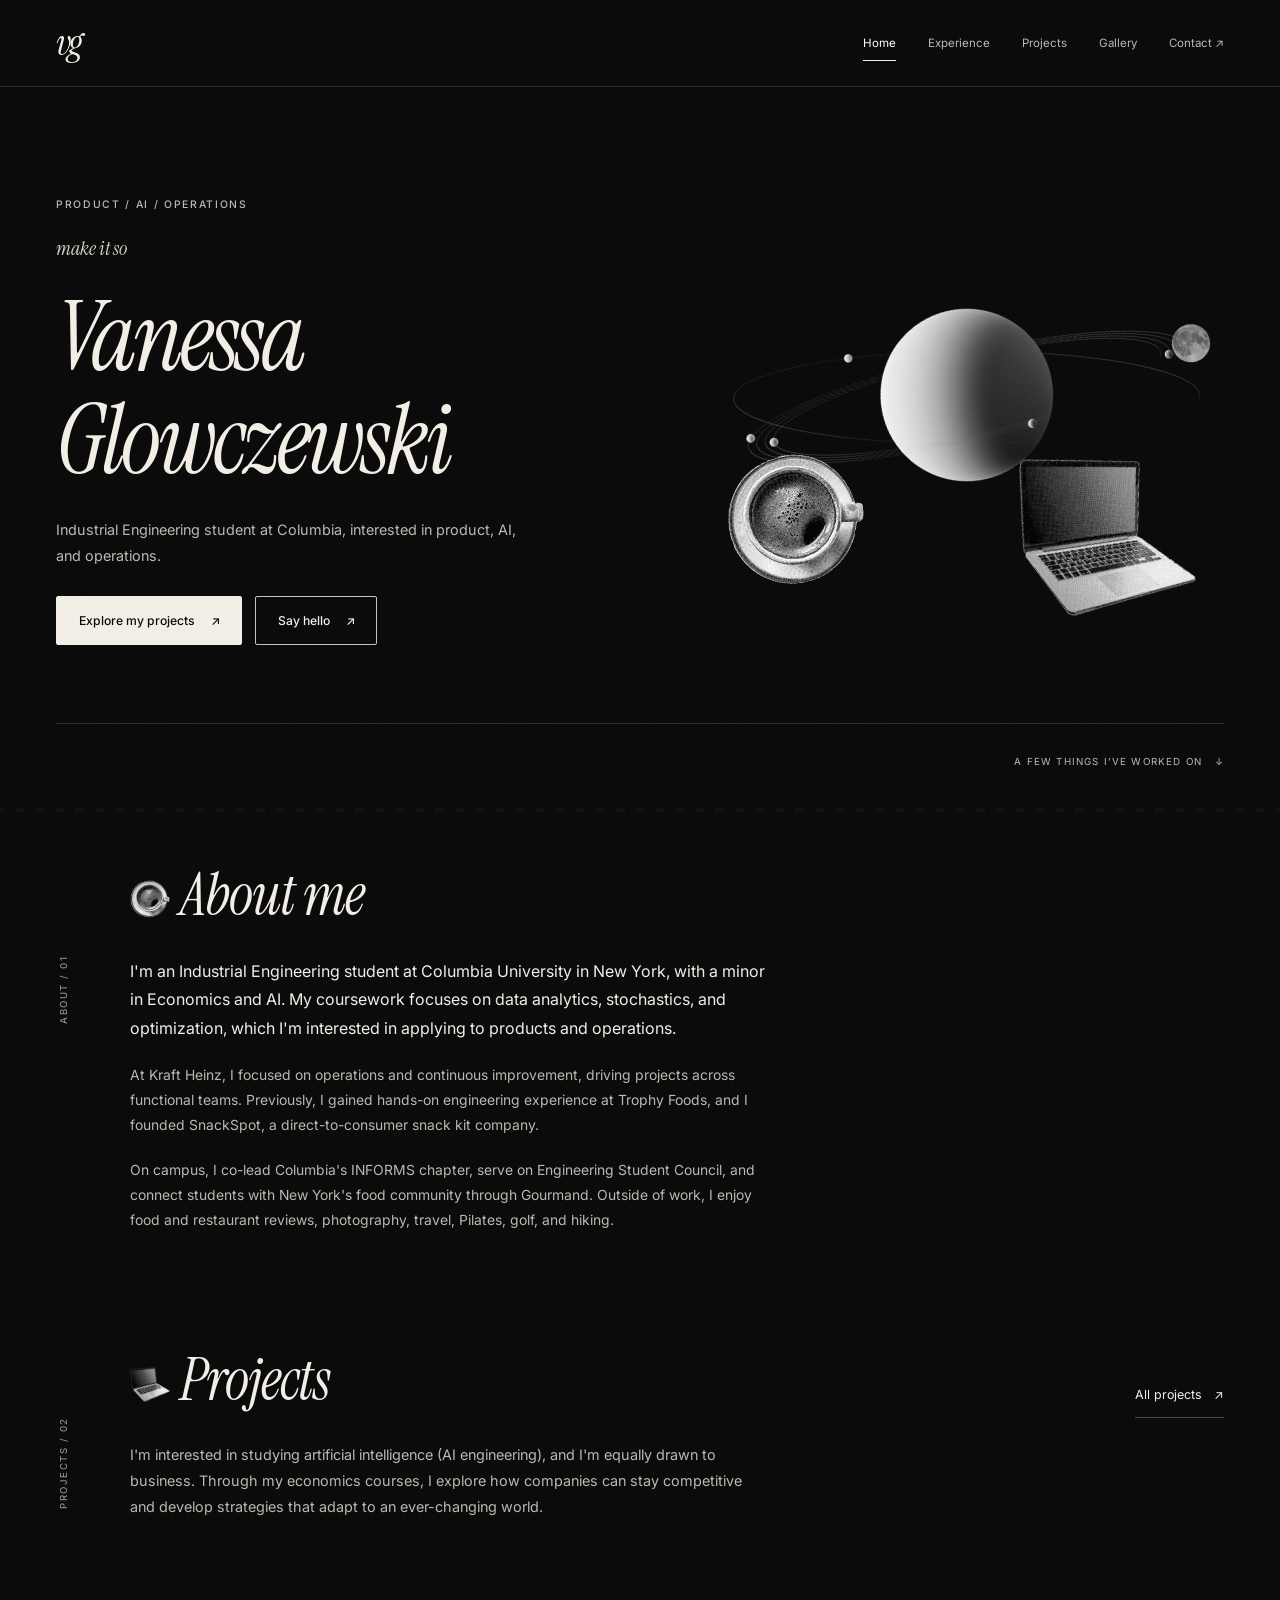
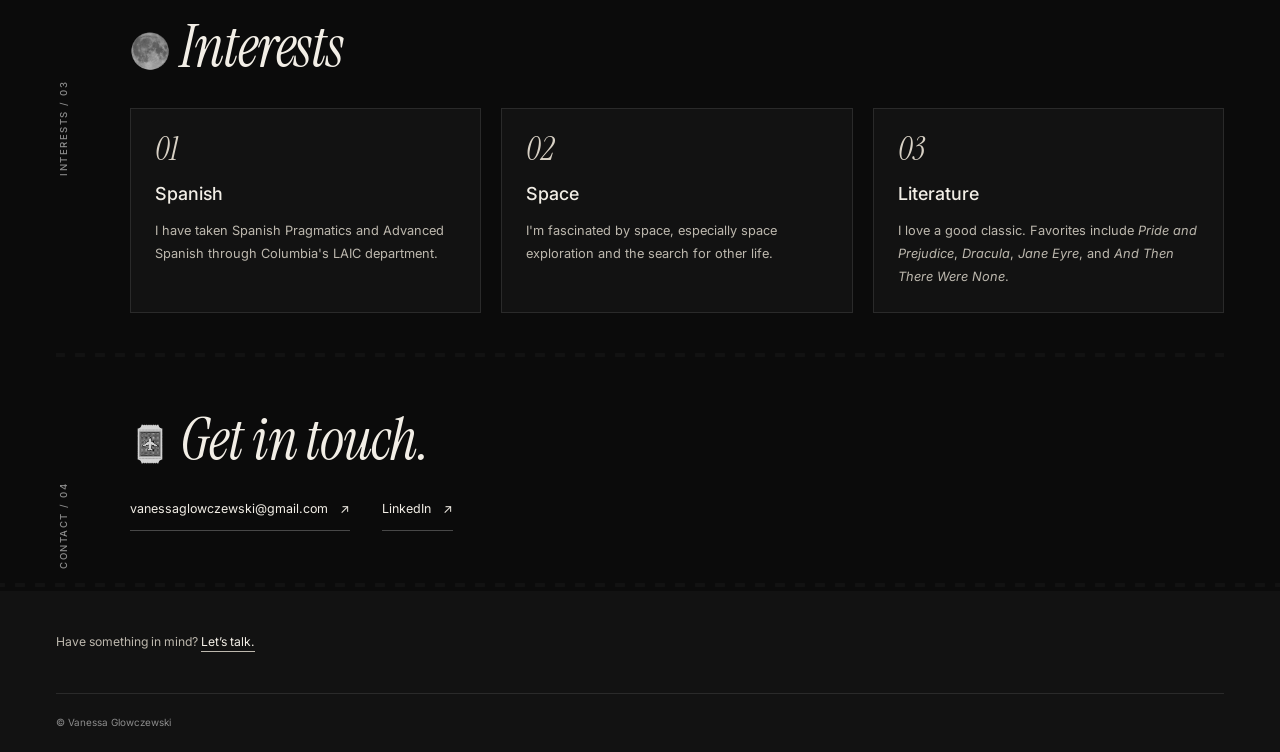
<file: index.html>
<!doctype html>
<html lang="en">
<head>
  <meta charset="utf-8">
  <meta name="viewport" content="width=device-width, initial-scale=1">
  <title>Vanessa Glowczewski</title>
  <meta name="description" content="Vanessa Glowczewski is an Industrial Engineering student at Columbia University and SnackSpot founder. Explore her engineering projects and product case studies.">
  <meta property="og:type" content="website">
  <meta property="og:title" content="Vanessa Glowczewski">
  <meta property="og:description" content="Ready to learn something new. Explore Vanessa's projects and product thinking.">
  <!-- SITE_META_START -->
  <link rel="canonical" href="https://vglowczewski.github.io/index.html">
  <meta property="og:url" content="https://vglowczewski.github.io/index.html">
  <meta property="og:image" content="https://vglowczewski.github.io/assets/images/social-preview.png">
  <meta name="twitter:image" content="https://vglowczewski.github.io/assets/images/social-preview.png">
  <meta name="twitter:card" content="summary_large_image">
  <!-- SITE_META_END -->
  <meta name="theme-color" content="#0B0B0B">
  <link rel="icon" href="assets/favicon.svg" type="image/svg+xml">
  <link rel="preconnect" href="https://fonts.googleapis.com">
  <link rel="preconnect" href="https://fonts.gstatic.com" crossorigin>
  <link href="https://fonts.googleapis.com/css2?family=Instrument+Serif:ital@0;1&amp;family=Inter:wght@400;500;600&amp;display=swap" rel="stylesheet">
  <link rel="stylesheet" href="css/styles.css">
  <script src="js/site.js" defer></script>
</head>
<body class="home-page">
  <a class="skip-link" href="#main">Skip to content</a>
  <header class="site-header">
    <div class="container header-inner">
      <a class="wordmark" href="index.html" aria-label="Vanessa Glowczewski, home">vg</a>
      <nav class="site-nav" aria-label="Main navigation">
        <a href="index.html" aria-current="page">Home</a><a href="experience.html">Experience</a><a href="projects.html">Projects</a><a href="gallery.html">Gallery</a><a href="contact.html">Contact <span aria-hidden="true">&nbsp;↗</span></a>
      </nav>
    </div>
  </header>
  <main id="main">
    <section class="hero" aria-labelledby="hero-title">
      <div class="container hero-inner">
        <div class="hero-copy">
          <p class="hero-label">PRODUCT / AI / OPERATIONS</p>
          <p class="hero-kicker"> make it so </p>
          <h1 id="hero-title">Vanessa<br>Glowczewski</h1>
          <p class="hero-position">Industrial Engineering student at Columbia, interested in product, AI, and operations.</p>
          <div class="button-row">
            <a class="button button-primary" href="projects.html">Explore my projects <span aria-hidden="true">↗</span></a>
            <a class="button button-subtle" href="contact.html">Say hello <span aria-hidden="true">↗</span></a>
          </div>
        </div>
        <div class="hero-art" role="img" aria-label="Grayscale Saturn with an orbiting moon, a coffee cup, and a laptop">
          <img class="hero-object hero-saturn" src="assets/images/objects/saturn.webp" width="558" height="221" alt="" aria-hidden="true" fetchpriority="high">
          <span class="moon-orbit" aria-hidden="true"><span class="orbiting-moon"><img src="assets/images/objects/moon.webp" width="248" height="248" alt="" aria-hidden="true"></span></span>
          <img class="hero-object hero-coffee" src="assets/images/objects/coffee.webp" width="543" height="520" alt="" aria-hidden="true">
          <img class="hero-object hero-laptop" src="assets/images/objects/laptop.webp" width="850" height="731" alt="" aria-hidden="true">
        </div>

        <div class="hero-bottom"><a href="#selected-work">A few things I’ve worked on <span aria-hidden="true">↓</span></a></div>
      </div>
    </section>
    <section class="container section-shell about-section" id="about-me" aria-labelledby="about-title">
      <div class="section-rail"><span class="label">About / 01</span></div>
      <div>
        <div class="section-header"><h2 id="about-title"><img class="section-icon" src="assets/images/objects/coffee.webp" width="40" height="40" alt="" aria-hidden="true">About me</h2></div>
        <div class="about-copy">
            <p class="lead">I'm an Industrial Engineering student at Columbia University in New York, with a minor in Economics and AI. My coursework focuses on data analytics, stochastics, and optimization, which I'm interested in applying to products and operations.</p>
            <p>At Kraft Heinz, I focused on operations and continuous improvement, driving projects across functional teams. Previously, I gained hands-on engineering experience at Trophy Foods, and I founded SnackSpot, a direct-to-consumer snack kit company.</p>
            <p>On campus, I co-lead Columbia's INFORMS chapter, serve on Engineering Student Council, and connect students with New York's food community through Gourmand. Outside of work, I enjoy food and restaurant reviews, photography, travel, Pilates, golf, and hiking.</p>
        </div>
      </div>
    </section>
    <section class="container section-shell work-section" id="selected-work" aria-labelledby="work-title">
      <div class="section-rail"><span class="label">Projects / 02</span></div>
      <div>
        <div class="section-header">
          <h2 id="work-title"><img class="section-icon" src="assets/images/objects/laptop.webp" width="40" height="40" alt="" aria-hidden="true">Projects</h2>
          <a class="text-link" href="projects.html">All projects <span aria-hidden="true">↗</span></a>
        </div>
        <p class="projects-blurb">I'm interested in studying artificial intelligence (AI engineering), and I'm equally drawn to business. Through my economics courses, I explore how companies can stay competitive and develop strategies that adapt to an ever-changing world.</p>
      </div>
    </section>
    <section class="container section-shell off-clock-section" id="off-the-clock" aria-labelledby="off-clock-title">
      <div class="section-rail"><span class="label"> INTERESTS / 03</span></div>
      <div>
        <div class="section-header"><h2 id="off-clock-title"><img class="section-icon" src="assets/images/objects/moon.webp" width="40" height="40" alt="" aria-hidden="true">Interests</h2></div>
        <div class="off-clock-grid">
          <article class="interest-card"><span class="interest-number">01</span><h3>Spanish</h3><p>I have taken Spanish Pragmatics and Advanced Spanish through Columbia's LAIC department.</p></article>
          <article class="interest-card"><span class="interest-number">02</span><h3>Space</h3><p>I'm fascinated by space, especially space exploration and the search for other life.</p></article>
          <article class="interest-card"><span class="interest-number">03</span><h3>Literature</h3><p>I love a good classic. Favorites include <em>Pride and Prejudice</em>, <em>Dracula</em>, <em>Jane Eyre</em>, and <em>And Then There Were None</em>.</p></article>
        </div>
      </div>
    </section>
    <section class="container section-shell contact-strip" id="get-in-touch" aria-labelledby="contact-strip-title">
      <div class="section-rail"><span class="label">Contact / 04</span></div>
      <div>
        <h2 id="contact-strip-title"><img class="section-icon" src="assets/images/objects/stamp.webp" width="40" height="40" alt="" aria-hidden="true">Get in touch.</h2>
        <div class="contact-strip-links">
          <a class="text-link" href="mailto:vanessaglowczewski@gmail.com" data-contact="email"><span data-contact-value>vanessaglowczewski@gmail.com</span> <span aria-hidden="true">↗</span></a>
          <a class="text-link" href="https://www.linkedin.com/in/vanessa-glowczewski/" data-contact="linkedin">LinkedIn <span aria-hidden="true">↗</span></a>
        </div>
      </div>
    </section>
  </main>
  <footer class="site-footer">
    <div class="container">
      <div class="footer-main"><div><p>Have something in mind? <a href="contact.html">Let’s talk.</a></p></div></div>
      <div class="footer-bottom"><span>© Vanessa Glowczewski</span></div>
    </div>
  </footer>
</body>
</html>
</file>
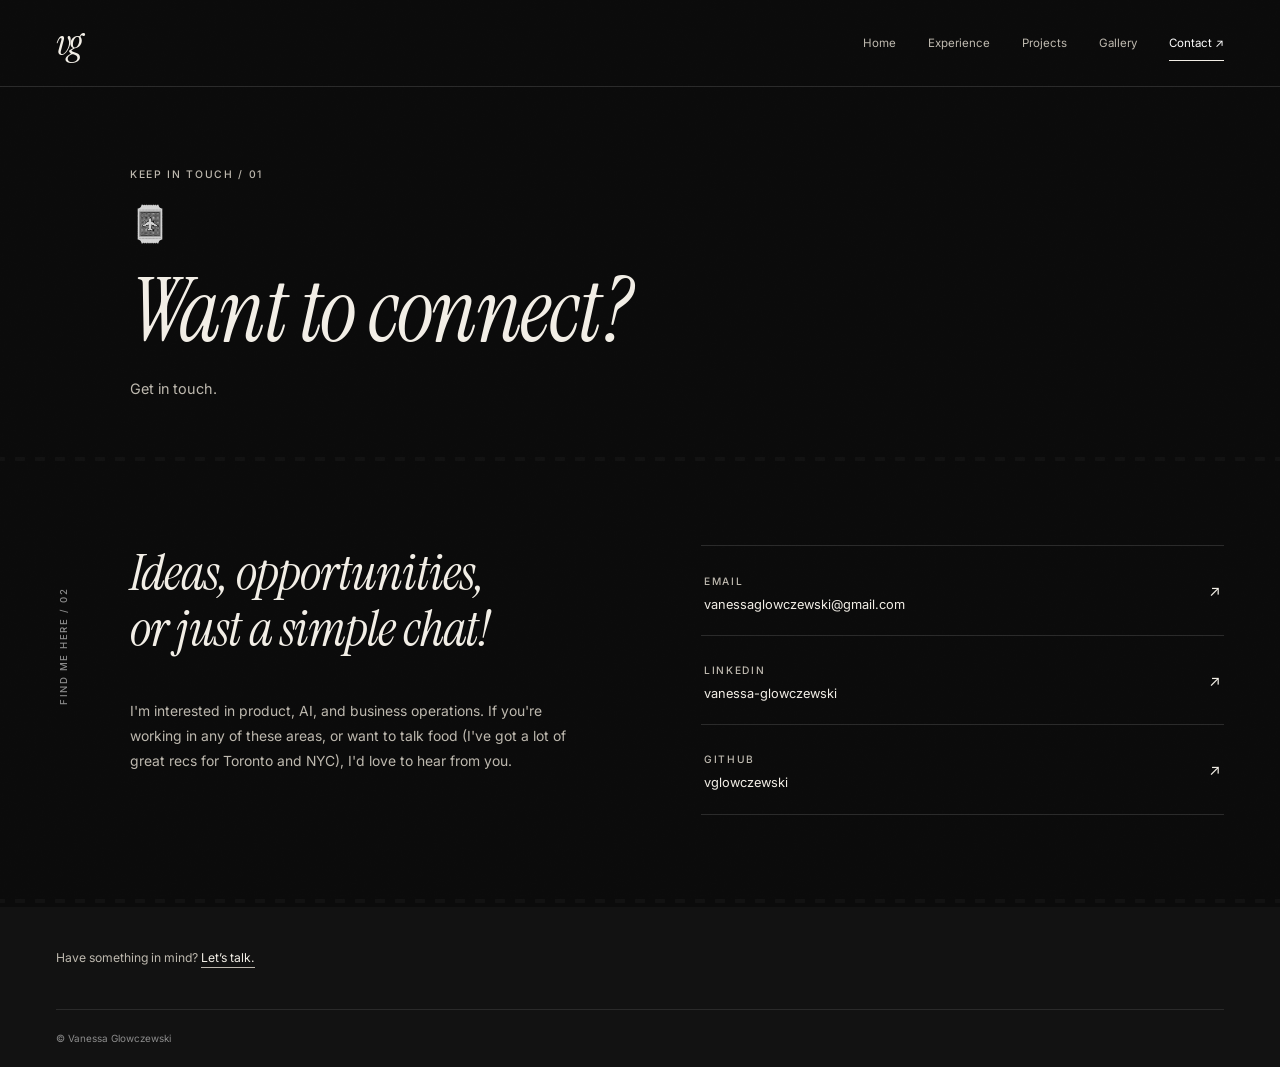
<file: contact.html>
<!doctype html>
<html lang="en">
<head>
  <meta charset="utf-8">
  <meta name="viewport" content="width=device-width, initial-scale=1">
  <title>Contact — Vanessa Glowczewski</title>
  <meta name="description" content="Get in touch with Vanessa Glowczewski. Find email, LinkedIn, and GitHub.">
  <meta property="og:type" content="website">
  <meta property="og:title" content="Contact — Vanessa Glowczewski">
  <meta property="og:description" content="Find Vanessa's contact details and portfolio.">
  <!-- SITE_META_START -->
  <link rel="canonical" href="https://vglowczewski.github.io/contact.html">
  <meta property="og:url" content="https://vglowczewski.github.io/contact.html">
  <meta property="og:image" content="https://vglowczewski.github.io/assets/images/social-preview.png">
  <meta name="twitter:image" content="https://vglowczewski.github.io/assets/images/social-preview.png">
  <meta name="twitter:card" content="summary_large_image">
  <!-- SITE_META_END -->
  <meta name="theme-color" content="#0B0B0B">
  <link rel="icon" href="assets/favicon.svg" type="image/svg+xml">
  <link rel="preconnect" href="https://fonts.googleapis.com">
  <link rel="preconnect" href="https://fonts.gstatic.com" crossorigin>
  <link href="https://fonts.googleapis.com/css2?family=Instrument+Serif:ital@0;1&amp;family=Inter:wght@400;500;600&amp;display=swap" rel="stylesheet">
  <link rel="stylesheet" href="css/styles.css">
  <script src="js/site.js" defer></script>
</head>
<body>
  <a class="skip-link" href="#main">Skip to content</a>
  <header class="site-header"><div class="container header-inner">
    <a class="wordmark" href="index.html" aria-label="Vanessa Glowczewski, home">vg</a>
    <nav class="site-nav" aria-label="Main navigation"><a href="index.html">Home</a><a href="experience.html">Experience</a><a href="projects.html">Projects</a><a href="gallery.html">Gallery</a><a href="contact.html" aria-current="page">Contact <span aria-hidden="true">&nbsp;↗</span></a></nav>
  </div></header>
  <main id="main">
    <section class="page-intro" aria-labelledby="page-title"><div class="container">
      <span class="label label-on-color">Keep in touch / 01</span>
      <h1 id="page-title"><img class="page-heading-icon" src="assets/images/objects/stamp.webp" width="40" height="40" alt="" aria-hidden="true">Want to connect?</h1>
      <p>Get in touch.</p>
    </div></section>
    <section class="container section-shell" aria-labelledby="contact-title">
      <div class="section-rail"><span class="label">Find me here / 02</span></div>
      <div class="contact-layout">
        <div class="contact-copy">
          <h2 id="contact-title">Ideas, opportunities,<br>or just a simple chat!</h2>
          <p>I'm interested in product, AI, and business operations. If you're working in any of these areas, or want to talk food (I've got a lot of great recs for Toronto and NYC), I'd love to hear from you.</p>
        </div>
        <div>
          <ul class="contact-list">
            <li class="contact-item"><a href="mailto:vanessaglowczewski@gmail.com" data-contact="email"><span><span class="contact-service">Email</span><span class="contact-value" data-contact-value>vanessaglowczewski@gmail.com</span></span><span aria-hidden="true">↗</span></a></li>
            <li class="contact-item"><a href="https://www.linkedin.com/in/vanessa-glowczewski/" data-contact="linkedin"><span><span class="contact-service">LinkedIn</span><span class="contact-value" data-contact-value>vanessa-glowczewski</span></span><span aria-hidden="true">↗</span></a></li>
            <li class="contact-item"><a href="https://github.com/vglowczewski/" data-contact="github"><span><span class="contact-service">GitHub</span><span class="contact-value" data-contact-value>vglowczewski</span></span><span aria-hidden="true">↗</span></a></li>
          </ul>
        </div>
      </div>
    </section>
  </main>
  <footer class="site-footer"><div class="container">
    <div class="footer-main"><div><p>Have something in mind? <a href="contact.html">Let’s talk.</a></p></div></div>
    <div class="footer-bottom"><span>© Vanessa Glowczewski</span></div>
  </div></footer>
</body>
</html>
</file>
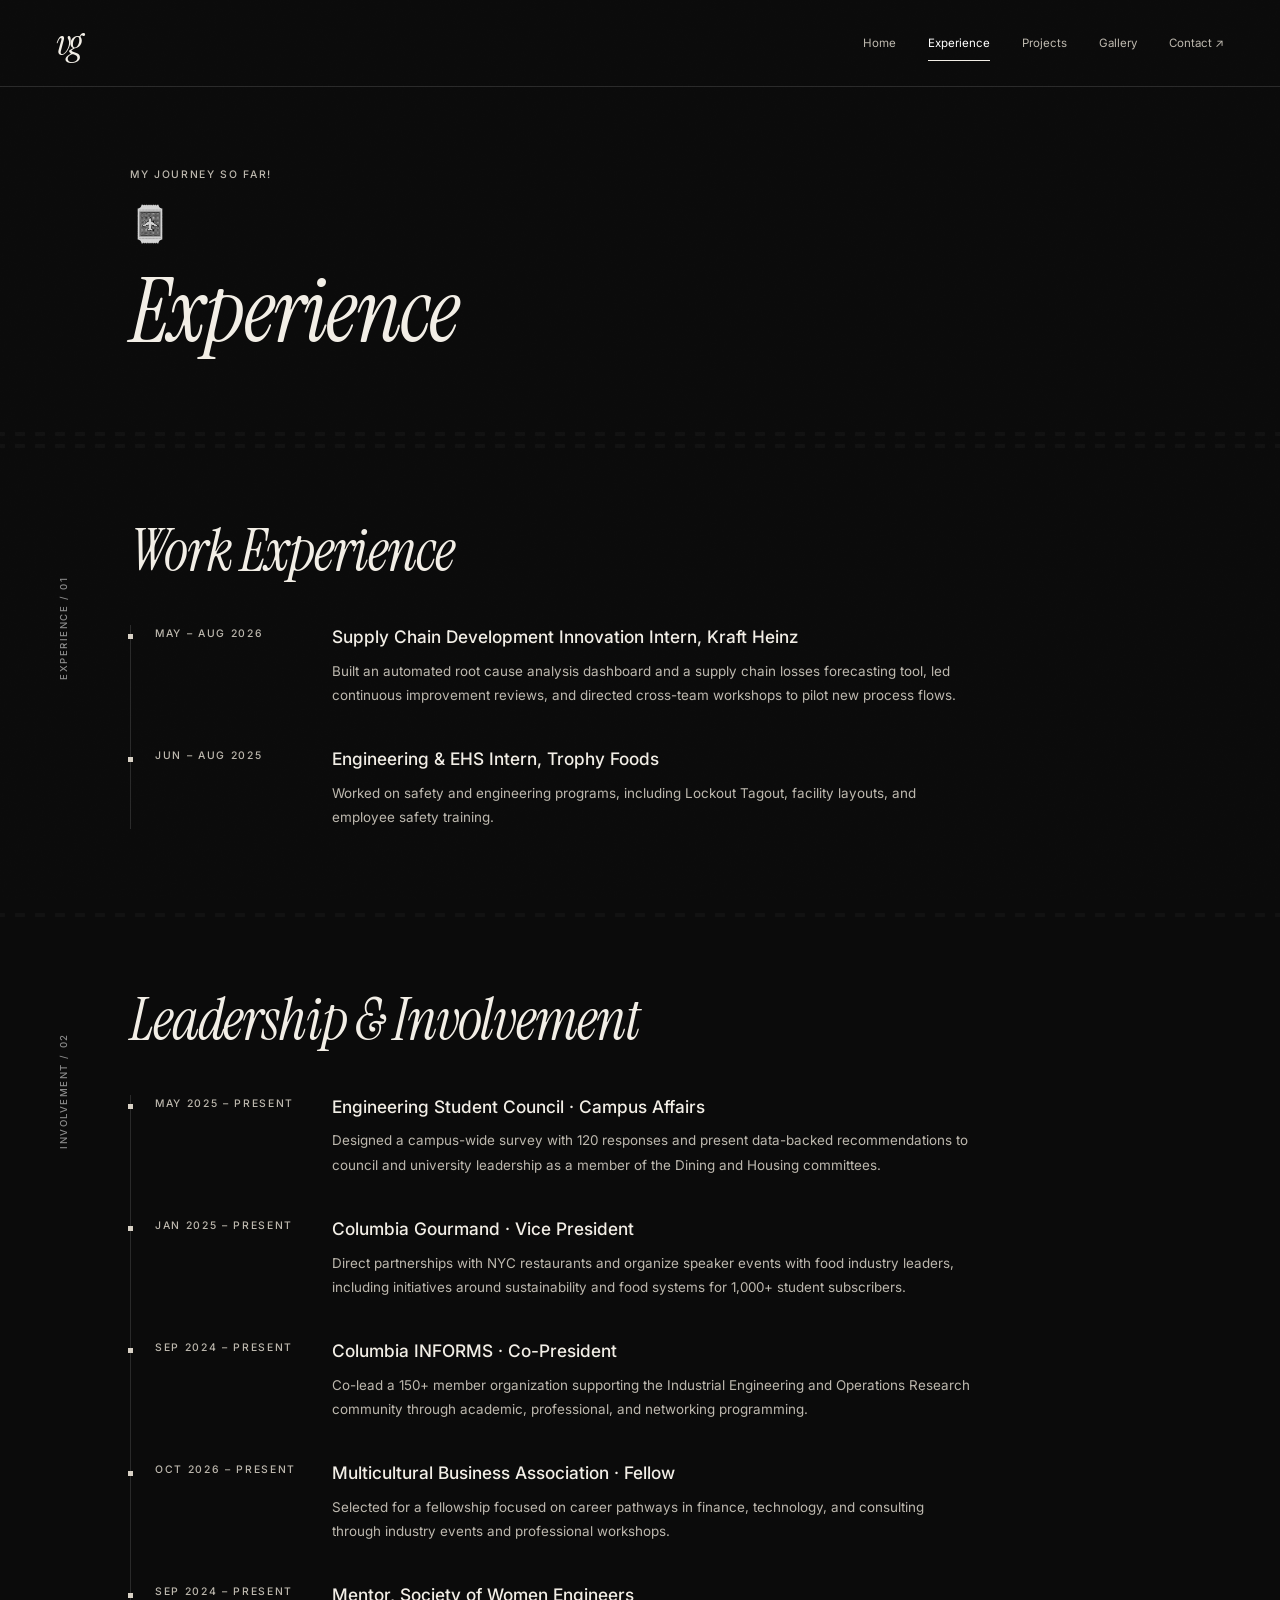
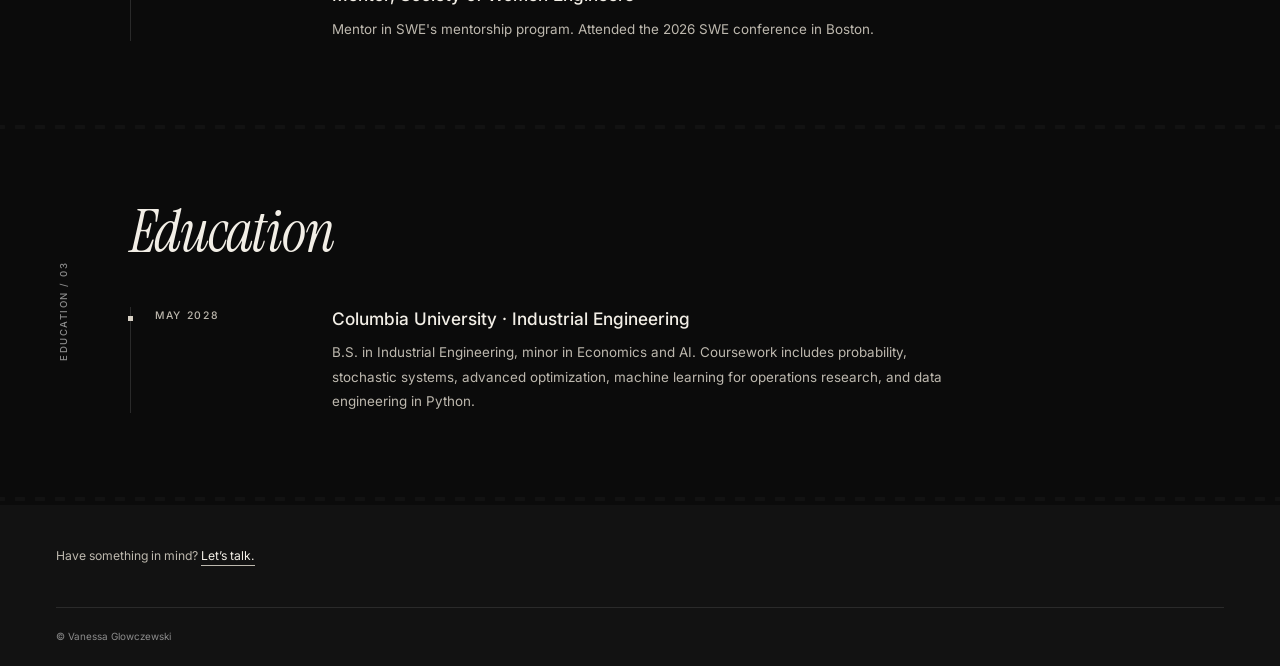
<file: experience.html>
<!doctype html>
<html lang="en">
<head>
  <meta charset="utf-8">
  <meta name="viewport" content="width=device-width, initial-scale=1">
  <title>Experience — Vanessa Glowczewski</title>
  <meta name="description" content="Vanessa Glowczewski's experience, leadership and involvement, and education.">
  <meta property="og:type" content="website">
  <meta property="og:title" content="Experience — Vanessa Glowczewski">
  <meta property="og:description" content="Industrial Engineering student at Columbia, interested in product, AI, and operations.">
  <!-- SITE_META_START -->
  <link rel="canonical" href="https://vglowczewski.github.io/experience.html">
  <meta property="og:url" content="https://vglowczewski.github.io/experience.html">
  <meta property="og:image" content="https://vglowczewski.github.io/assets/images/social-preview.png">
  <meta name="twitter:image" content="https://vglowczewski.github.io/assets/images/social-preview.png">
  <meta name="twitter:card" content="summary_large_image">
  <!-- SITE_META_END -->
  <meta name="theme-color" content="#0B0B0B">
  <link rel="icon" href="assets/favicon.svg" type="image/svg+xml">
  <link rel="preconnect" href="https://fonts.googleapis.com">
  <link rel="preconnect" href="https://fonts.gstatic.com" crossorigin>
  <link href="https://fonts.googleapis.com/css2?family=Instrument+Serif:ital@0;1&amp;family=Inter:wght@400;500;600&amp;display=swap" rel="stylesheet">
  <link rel="stylesheet" href="css/styles.css">
  <script src="js/site.js" defer></script>
</head>
<body>
  <a class="skip-link" href="#main">Skip to content</a>
  <header class="site-header"><div class="container header-inner">
    <a class="wordmark" href="index.html" aria-label="Vanessa Glowczewski, home">vg</a>
    <nav class="site-nav" aria-label="Main navigation"><a href="index.html">Home</a><a href="experience.html" aria-current="page">Experience</a><a href="projects.html">Projects</a><a href="gallery.html">Gallery</a><a href="contact.html">Contact <span aria-hidden="true">&nbsp;↗</span></a></nav>
  </div></header>
  <main id="main">
    <section class="page-intro" aria-labelledby="page-title"><div class="container">
      <span class="label label-on-color">My journey so far!</span>
      <h1 id="page-title"><img class="page-heading-icon" src="assets/images/objects/stamp.webp" width="40" height="40" alt="" aria-hidden="true">Experience</h1>
    </div></section>
    <section class="timeline-section" id="experience" aria-labelledby="timeline-title"><div class="container section-shell">
      <div class="section-rail"><span class="label">Experience / 01</span></div>
      <div>
        <div class="section-header"><h2 id="timeline-title">Work Experience</h2></div>
        <ol class="timeline">
          <li><span class="label">May – Aug 2026</span><div><h3>Supply Chain Development Innovation Intern, Kraft Heinz</h3><p>Built an automated root cause analysis dashboard and a supply chain losses forecasting tool, led continuous improvement reviews, and directed cross-team workshops to pilot new process flows.</p></div></li>
          <li><span class="label">Jun – Aug 2025</span><div><h3>Engineering &amp; EHS Intern, Trophy Foods</h3><p>Worked on safety and engineering programs, including Lockout Tagout, facility layouts, and employee safety training.</p></div></li>
        </ol>
      </div>
    </div></section>
    <section class="timeline-section" id="leadership" aria-labelledby="leadership-title"><div class="container section-shell">
      <div class="section-rail"><span class="label">Involvement / 02</span></div>
      <div>
        <div class="section-header"><h2 id="leadership-title">Leadership &amp; Involvement</h2></div>
        <ol class="timeline">
          <li><span class="label">May 2025 – Present</span><div><h3>Engineering Student Council · Campus Affairs</h3><p>Designed a campus-wide survey with 120 responses and present data-backed recommendations to council and university leadership as a member of the Dining and Housing committees.</p></div></li>
          <li><span class="label">Jan 2025 – Present</span><div><h3>Columbia Gourmand · Vice President</h3><p>Direct partnerships with NYC restaurants and organize speaker events with food industry leaders, including initiatives around sustainability and food systems for 1,000+ student subscribers.</p></div></li>
          <li><span class="label">Sep 2024 – Present</span><div><h3>Columbia INFORMS · Co-President</h3><p>Co-lead a 150+ member organization supporting the Industrial Engineering and Operations Research community through academic, professional, and networking programming.</p></div></li>
          <li><span class="label">Oct 2026 – Present</span><div><h3>Multicultural Business Association · Fellow</h3><p>Selected for a fellowship focused on career pathways in finance, technology, and consulting through industry events and professional workshops.</p></div></li>
          <li><span class="label">Sep 2024 – Present</span><div><h3>Mentor, Society of Women Engineers</h3><p>Mentor in SWE's mentorship program. Attended the 2026 SWE conference in Boston.</p></div></li>
        </ol>
      </div>
    </div></section>
    <section class="timeline-section" id="education" aria-labelledby="education-title"><div class="container section-shell">
      <div class="section-rail"><span class="label">Education / 03</span></div>
      <div>
        <div class="section-header"><h2 id="education-title">Education</h2></div>
        <ol class="timeline">
          <li><span class="label">May 2028</span><div><h3>Columbia University · Industrial Engineering</h3><p>B.S. in Industrial Engineering, minor in Economics and AI. Coursework includes probability, stochastic systems, advanced optimization, machine learning for operations research, and data engineering in Python.</p></div></li>
        </ol>
      </div>
    </div></section>
  </main>
  <footer class="site-footer"><div class="container">
    <div class="footer-main"><div><p>Have something in mind? <a href="contact.html">Let’s talk.</a></p></div></div>
    <div class="footer-bottom"><span>© Vanessa Glowczewski</span></div>
  </div></footer>
</body>
</html>
</file>
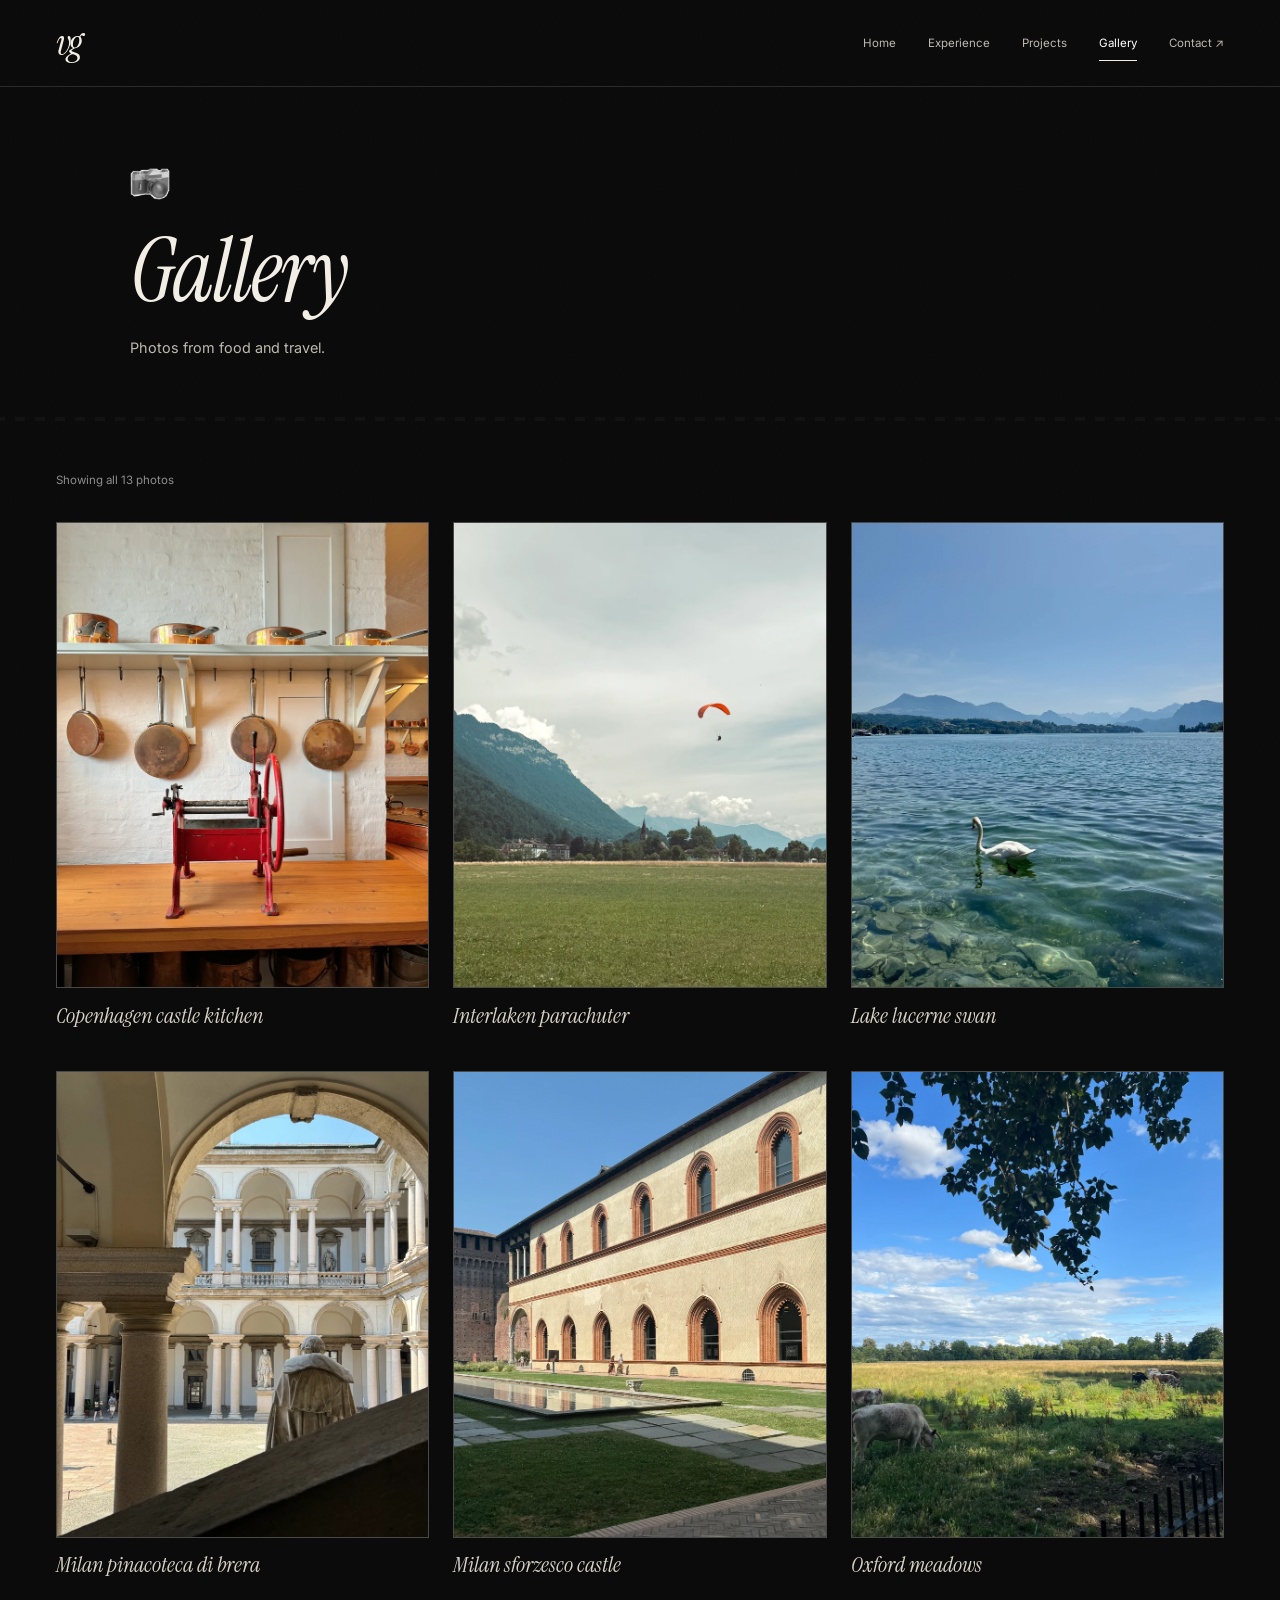
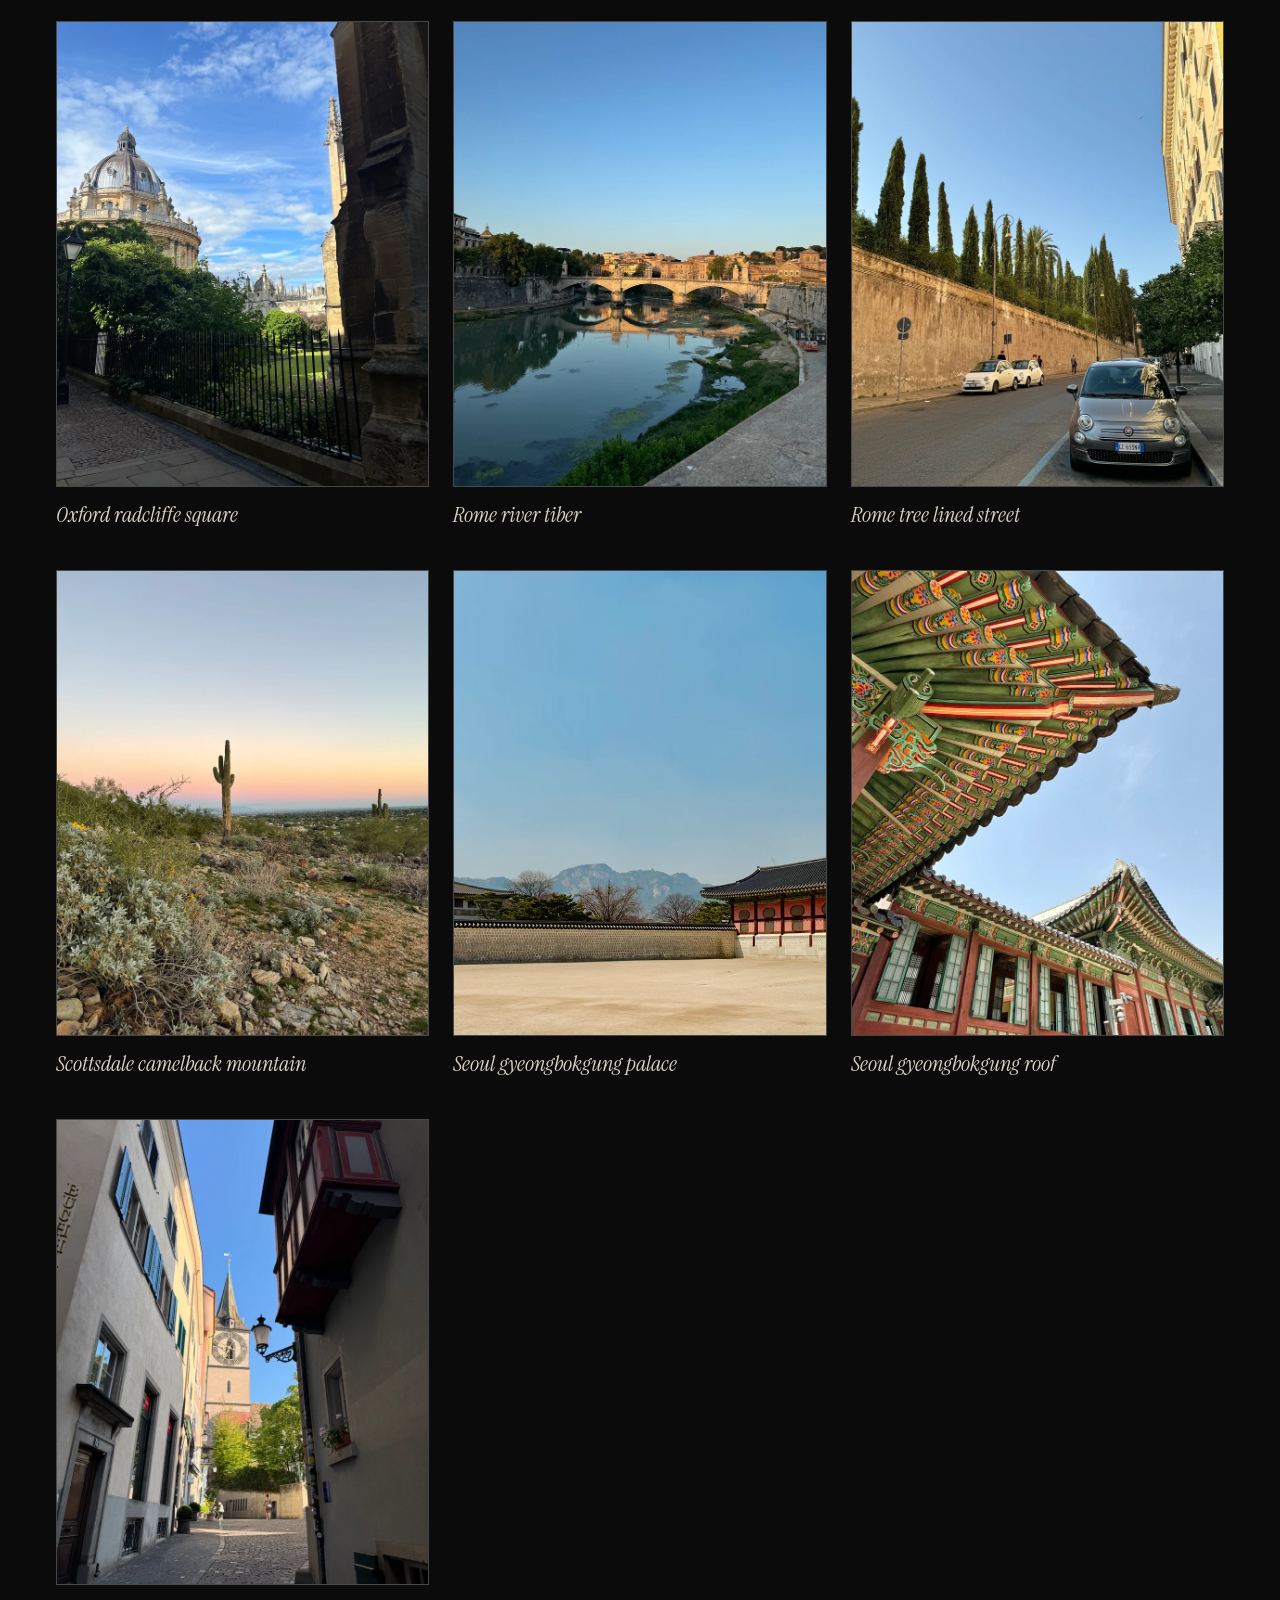
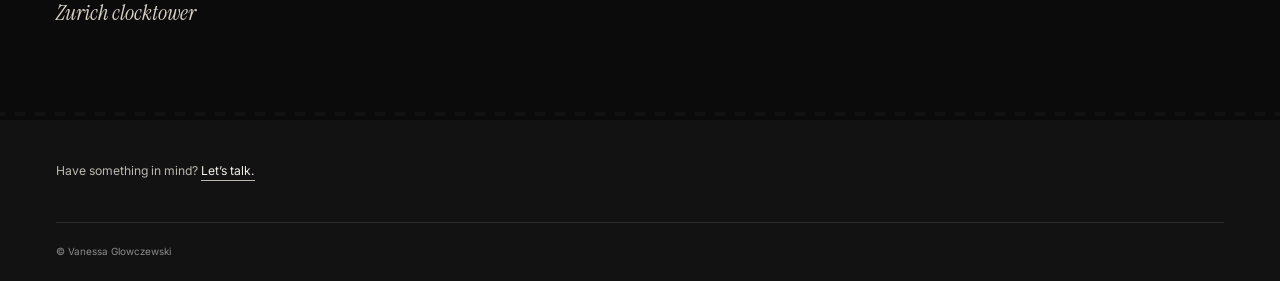
<file: gallery.html>
<!doctype html>
<html lang="en">
<head>
  <meta charset="utf-8">
  <meta name="viewport" content="width=device-width, initial-scale=1">
  <title>Gallery — Vanessa Glowczewski</title>
  <meta name="description" content="Photos from food and travel.">
  <meta property="og:type" content="website">
  <meta property="og:title" content="Gallery — Vanessa Glowczewski">
  <meta property="og:description" content="Photos from food and travel.">
  <!-- SITE_META_START -->
  <link rel="canonical" href="https://vglowczewski.github.io/gallery.html">
  <meta property="og:url" content="https://vglowczewski.github.io/gallery.html">
  <meta property="og:image" content="https://vglowczewski.github.io/assets/images/social-preview.png">
  <meta name="twitter:image" content="https://vglowczewski.github.io/assets/images/social-preview.png">
  <meta name="twitter:card" content="summary_large_image">
  <!-- SITE_META_END -->
  <meta name="theme-color" content="#0B0B0B">
  <link rel="icon" href="assets/favicon.svg" type="image/svg+xml">
  <link rel="preconnect" href="https://fonts.googleapis.com">
  <link rel="preconnect" href="https://fonts.gstatic.com" crossorigin>
  <link href="https://fonts.googleapis.com/css2?family=Instrument+Serif:ital@0;1&amp;family=Inter:wght@400;500;600&amp;display=swap" rel="stylesheet">
  <link rel="stylesheet" href="css/styles.css">
  <script src="js/site.js" defer></script>
  <script src="js/gallery.js" type="module"></script>
</head>
<body>
  <a class="skip-link" href="#main">Skip to content</a>
  <header class="site-header"><div class="container header-inner">
    <a class="wordmark" href="index.html" aria-label="Vanessa Glowczewski, home">vg</a>
    <nav class="site-nav" aria-label="Main navigation"><a href="index.html">Home</a><a href="experience.html">Experience</a><a href="projects.html">Projects</a><a href="gallery.html" aria-current="page">Gallery</a><a href="contact.html">Contact <span aria-hidden="true">&nbsp;↗</span></a></nav>
  </div></header>
  <main id="main">
    <section class="page-intro" aria-labelledby="page-title"><div class="container">
      <h1 id="page-title"><img class="page-heading-icon" src="assets/images/objects/camera.webp" width="40" height="40" alt="" aria-hidden="true">Gallery</h1>
      <p>Photos from food and travel.</p>
    </div></section>
    <section class="container gallery-section" aria-labelledby="gallery-title">
      <h2 id="gallery-title" class="sr-only">Photos</h2>
      <div class="filter-bar" role="group" aria-label="Filter photos by category" data-gallery-filters hidden></div>
      <p class="filter-status" role="status" aria-live="polite" aria-atomic="true" data-gallery-status hidden></p>
      <div class="gallery-grid" id="gallery-grid" data-gallery-grid aria-busy="false">
        <!-- GALLERY_INDEX_START -->
        <figure class="gallery-card" data-category="travel"><a class="gallery-photo" href="assets/images/gallery/travel-copenhagen-castle-kitchen-full.webp"><img src="assets/images/gallery/travel-copenhagen-castle-kitchen.webp" alt="Copenhagen" width="800" height="1067" loading="lazy" decoding="async" style="object-position: center"></a><figcaption class="gallery-caption">Copenhagen</figcaption></figure>
        <figure class="gallery-card" data-category="travel"><a class="gallery-photo" href="assets/images/gallery/travel-interlaken-parachuter-full.webp"><img src="assets/images/gallery/travel-interlaken-parachuter.webp" alt="Interlaken parachuter" width="800" height="1067" loading="lazy" decoding="async" style="object-position: center"></a><figcaption class="gallery-caption">Interlaken</figcaption></figure>
        <figure class="gallery-card" data-category="travel"><a class="gallery-photo" href="assets/images/gallery/travel-lake-lucerne-swan-full.webp"><img src="assets/images/gallery/travel-lake-lucerne-swan.webp" alt="Lake lucerne swan" width="800" height="1067" loading="lazy" decoding="async" style="object-position: center"></a><figcaption class="gallery-caption">Lake Lucerne</figcaption></figure>
        <figure class="gallery-card" data-category="travel"><a class="gallery-photo" href="assets/images/gallery/travel-milan-pinacoteca-di-brera-full.webp"><img src="assets/images/gallery/travel-milan-pinacoteca-di-brera.webp" alt="Milan pinacoteca di brera" width="800" height="1067" loading="lazy" decoding="async" style="object-position: center"></a><figcaption class="gallery-caption">Milan - Brera</figcaption></figure>
        <figure class="gallery-card" data-category="travel"><a class="gallery-photo" href="assets/images/gallery/travel-milan-sforzesco-castle-full.webp"><img src="assets/images/gallery/travel-milan-sforzesco-castle.webp" alt="Milan sforzesco castle" width="800" height="1067" loading="lazy" decoding="async" style="object-position: center"></a><figcaption class="gallery-caption">Milan - Sforzesco Castle</figcaption></figure>
        <figure class="gallery-card" data-category="travel"><a class="gallery-photo" href="assets/images/gallery/travel-oxford-meadows-full.webp"><img src="assets/images/gallery/travel-oxford-meadows.webp" alt="Oxford meadows" width="800" height="1067" loading="lazy" decoding="async" style="object-position: center"></a><figcaption class="gallery-caption">Oxford meadows</figcaption></figure>
        <figure class="gallery-card" data-category="travel"><a class="gallery-photo" href="assets/images/gallery/travel-oxford-radcliffe-square-full.webp"><img src="assets/images/gallery/travel-oxford-radcliffe-square.webp" alt="Oxford radcliffe square" width="800" height="1067" loading="lazy" decoding="async" style="object-position: center"></a><figcaption class="gallery-caption">Oxford - Radcliffe Square</figcaption></figure>
        <figure class="gallery-card" data-category="travel"><a class="gallery-photo" href="assets/images/gallery/travel-rome-river-tiber-full.webp"><img src="assets/images/gallery/travel-rome-river-tiber.webp" alt="Rome river tiber" width="800" height="1067" loading="lazy" decoding="async" style="object-position: center"></a><figcaption class="gallery-caption">Rome - River Tiber</figcaption></figure>
        <figure class="gallery-card" data-category="travel"><a class="gallery-photo" href="assets/images/gallery/travel-rome-tree-lined-street-full.webp"><img src="assets/images/gallery/travel-rome-tree-lined-street.webp" alt="Rome tree lined street" width="800" height="1067" loading="lazy" decoding="async" style="object-position: center"></a><figcaption class="gallery-caption">Rome</figcaption></figure>
        <figure class="gallery-card" data-category="travel"><a class="gallery-photo" href="assets/images/gallery/travel-scottsdale-camelback-mountain-full.webp"><img src="assets/images/gallery/travel-scottsdale-camelback-mountain.webp" alt="Scottsdale camelback mountain" width="800" height="1067" loading="lazy" decoding="async" style="object-position: center"></a><figcaption class="gallery-caption">Scottsdale - Camelback Mountain</figcaption></figure>
        <figure class="gallery-card" data-category="travel"><a class="gallery-photo" href="assets/images/gallery/travel-seoul-gyeongbokgung-palace-full.webp"><img src="assets/images/gallery/travel-seoul-gyeongbokgung-palace.webp" alt="Seoul gyeongbokgung palace" width="800" height="677" loading="lazy" decoding="async" style="object-position: center"></a><figcaption class="gallery-caption">Seoul - Gyeongbokgung Palace</figcaption></figure>
        <figure class="gallery-card" data-category="travel"><a class="gallery-photo" href="assets/images/gallery/travel-seoul-gyeongbokgung-roof-full.webp"><img src="assets/images/gallery/travel-seoul-gyeongbokgung-roof.webp" alt="Seoul gyeongbokgung roof" width="800" height="1067" loading="lazy" decoding="async" style="object-position: center"></a><figcaption class="gallery-caption">Seoul - Gyeongbokgung Palace</figcaption></figure>
        <figure class="gallery-card" data-category="travel"><a class="gallery-photo" href="assets/images/gallery/travel-zurich-clocktower-full.webp"><img src="assets/images/gallery/travel-zurich-clocktower.webp" alt="Zurich clocktower" width="800" height="1066" loading="lazy" decoding="async" style="object-position: center"></a><figcaption class="gallery-caption">Zurich</figcaption></figure>
        <!-- GALLERY_INDEX_END -->
      </div>
    </section>
  </main>
  <footer class="site-footer"><div class="container">
    <div class="footer-main"><div><p>Have something in mind? <a href="contact.html">Let’s talk.</a></p></div></div>
    <div class="footer-bottom"><span>© Vanessa Glowczewski</span></div>
  </div></footer>
</body>
</html>
</file>
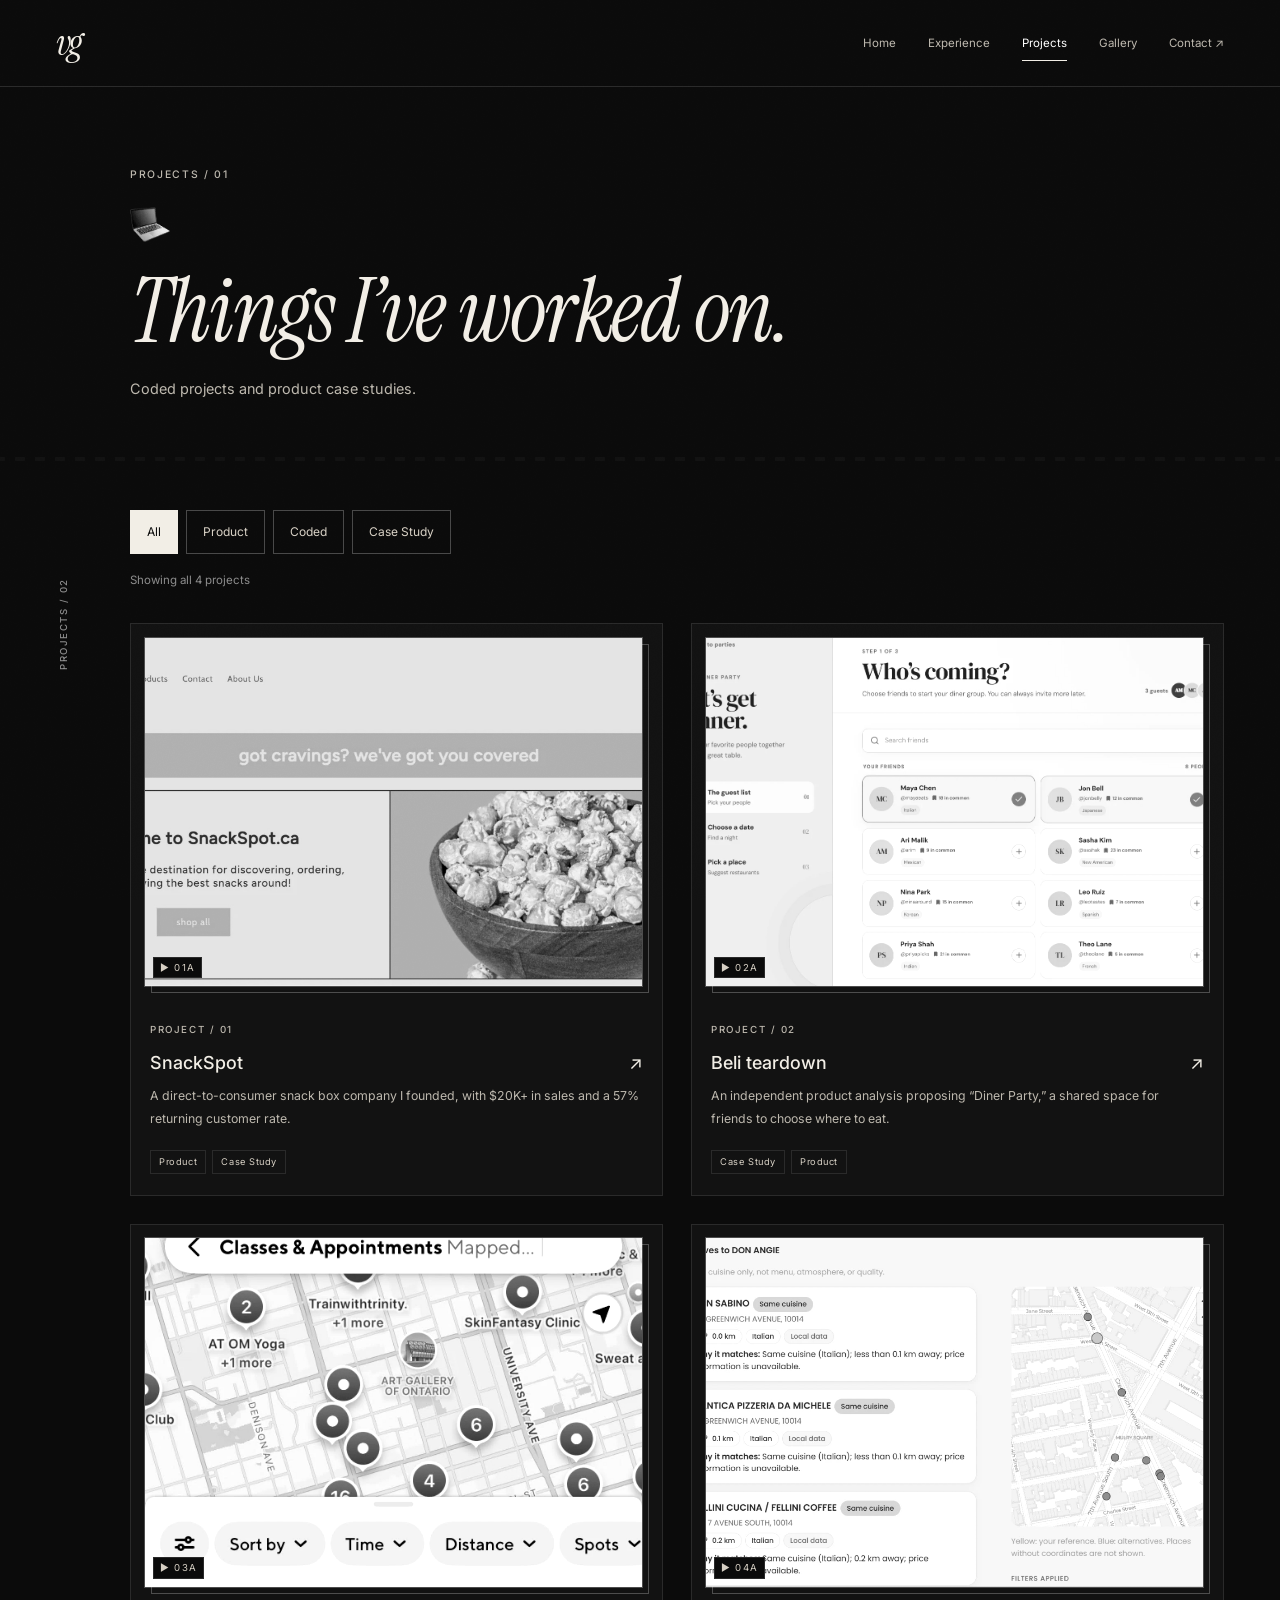
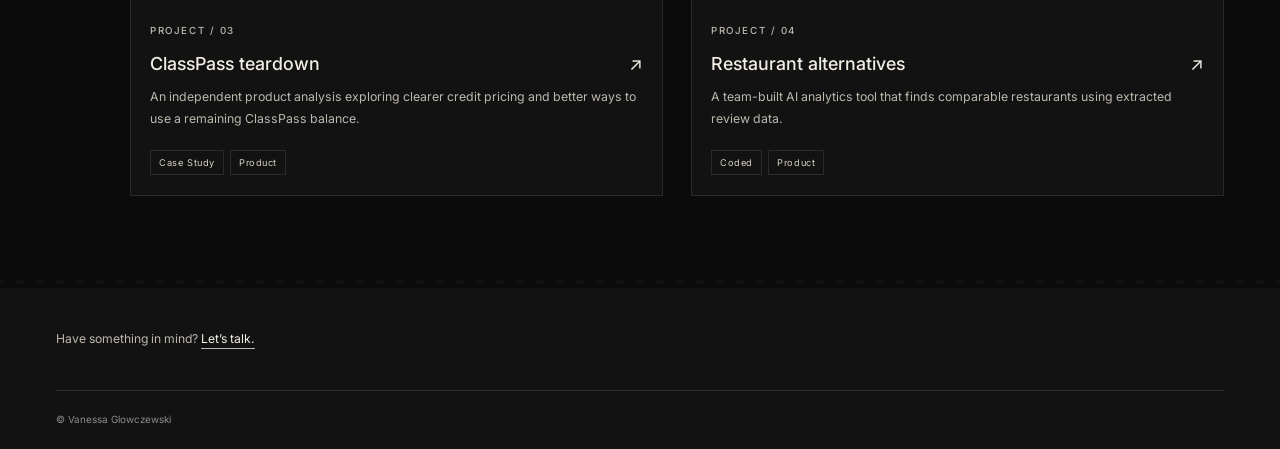
<file: projects.html>
<!doctype html>
<html lang="en">
<head>
  <meta charset="utf-8">
  <meta name="viewport" content="width=device-width, initial-scale=1">
  <title>Projects — Vanessa Glowczewski</title>
  <meta name="description" content="Explore Vanessa Glowczewski's product and engineering projects: SnackSpot, a restaurant alternatives app, and independent Beli and ClassPass teardowns.">
  <meta property="og:type" content="website">
  <meta property="og:title" content="Projects — Vanessa Glowczewski">
  <meta property="og:description" content="Things I've built and analyzed.">
  <!-- SITE_META_START -->
  <link rel="canonical" href="https://vglowczewski.github.io/projects.html">
  <meta property="og:url" content="https://vglowczewski.github.io/projects.html">
  <meta property="og:image" content="https://vglowczewski.github.io/assets/images/social-preview.png">
  <meta name="twitter:image" content="https://vglowczewski.github.io/assets/images/social-preview.png">
  <meta name="twitter:card" content="summary_large_image">
  <!-- SITE_META_END -->
  <meta name="theme-color" content="#0B0B0B">
  <link rel="icon" href="assets/favicon.svg" type="image/svg+xml">
  <link rel="preconnect" href="https://fonts.googleapis.com">
  <link rel="preconnect" href="https://fonts.gstatic.com" crossorigin>
  <link href="https://fonts.googleapis.com/css2?family=Instrument+Serif:ital@0;1&amp;family=Inter:wght@400;500;600&amp;display=swap" rel="stylesheet">
  <link rel="stylesheet" href="css/styles.css">
  <script src="js/site.js" defer></script>
  <script src="js/projects.js" type="module"></script>
</head>
<body>
  <a class="skip-link" href="#main">Skip to content</a>
  <header class="site-header"><div class="container header-inner">
    <a class="wordmark" href="index.html" aria-label="Vanessa Glowczewski, home">vg</a>
    <nav class="site-nav" aria-label="Main navigation"><a href="index.html">Home</a><a href="experience.html">Experience</a><a href="projects.html" aria-current="page">Projects</a><a href="gallery.html">Gallery</a><a href="contact.html">Contact <span aria-hidden="true">&nbsp;↗</span></a></nav>
  </div></header>
  <main id="main">
    <section class="page-intro" aria-labelledby="page-title"><div class="container">
      <span class="label label-on-color">Projects / 01</span>
      <h1 id="page-title"><img class="page-heading-icon" src="assets/images/objects/laptop.webp" width="40" height="40" alt="" aria-hidden="true">Things I’ve worked on.</h1>
      <p>Coded projects and product case studies.</p>
    </div></section>
    <section class="container all-projects" aria-labelledby="grid-title">
      <div class="section-rail"><span class="label">Projects / 02</span></div>
      <div>
        <h2 class="sr-only" id="grid-title">Browse projects</h2>
        <div class="filter-bar" role="group" aria-label="Filter projects by type" data-project-filters hidden>
          <button class="filter-button" type="button" data-filter="All" aria-pressed="true" aria-controls="project-grid">All</button>
          <button class="filter-button" type="button" data-filter="Product" aria-pressed="false" aria-controls="project-grid">Product</button>
          <button class="filter-button" type="button" data-filter="Coded" aria-pressed="false" aria-controls="project-grid">Coded</button>
          <button class="filter-button" type="button" data-filter="Case Study" aria-pressed="false" aria-controls="project-grid">Case Study</button>
        </div>
        <p class="filter-status" role="status" aria-live="polite" aria-atomic="true" data-project-status>Loading projects…</p>
        <div class="projects-grid" id="project-grid" data-project-grid aria-busy="true"></div>
        <!-- This accessible no-JS index is generated from data/projects.json. -->
        <noscript>
          <div class="noscript-note" id="project-index">
            <p>Enable JavaScript for filters, or read a case study below:</p>
            <!-- PROJECT_INDEX_START -->
            <ul>
              <li><a href="projects/snackspot.html">SnackSpot</a></li>
              <li><a href="projects/beli-teardown.html">Beli teardown</a></li>
              <li><a href="projects/classpass-teardown.html">ClassPass teardown</a></li>
              <li><a href="projects/restaurant-alternatives.html">Restaurant alternatives</a></li>
            </ul>
            <!-- PROJECT_INDEX_END -->
          </div>
        </noscript>
      </div>
    </section>
  </main>
  <footer class="site-footer"><div class="container">
    <div class="footer-main"><div><p>Have something in mind? <a href="contact.html">Let’s talk.</a></p></div></div>
    <div class="footer-bottom"><span>© Vanessa Glowczewski</span></div>
  </div></footer>
</body>
</html>
</file>
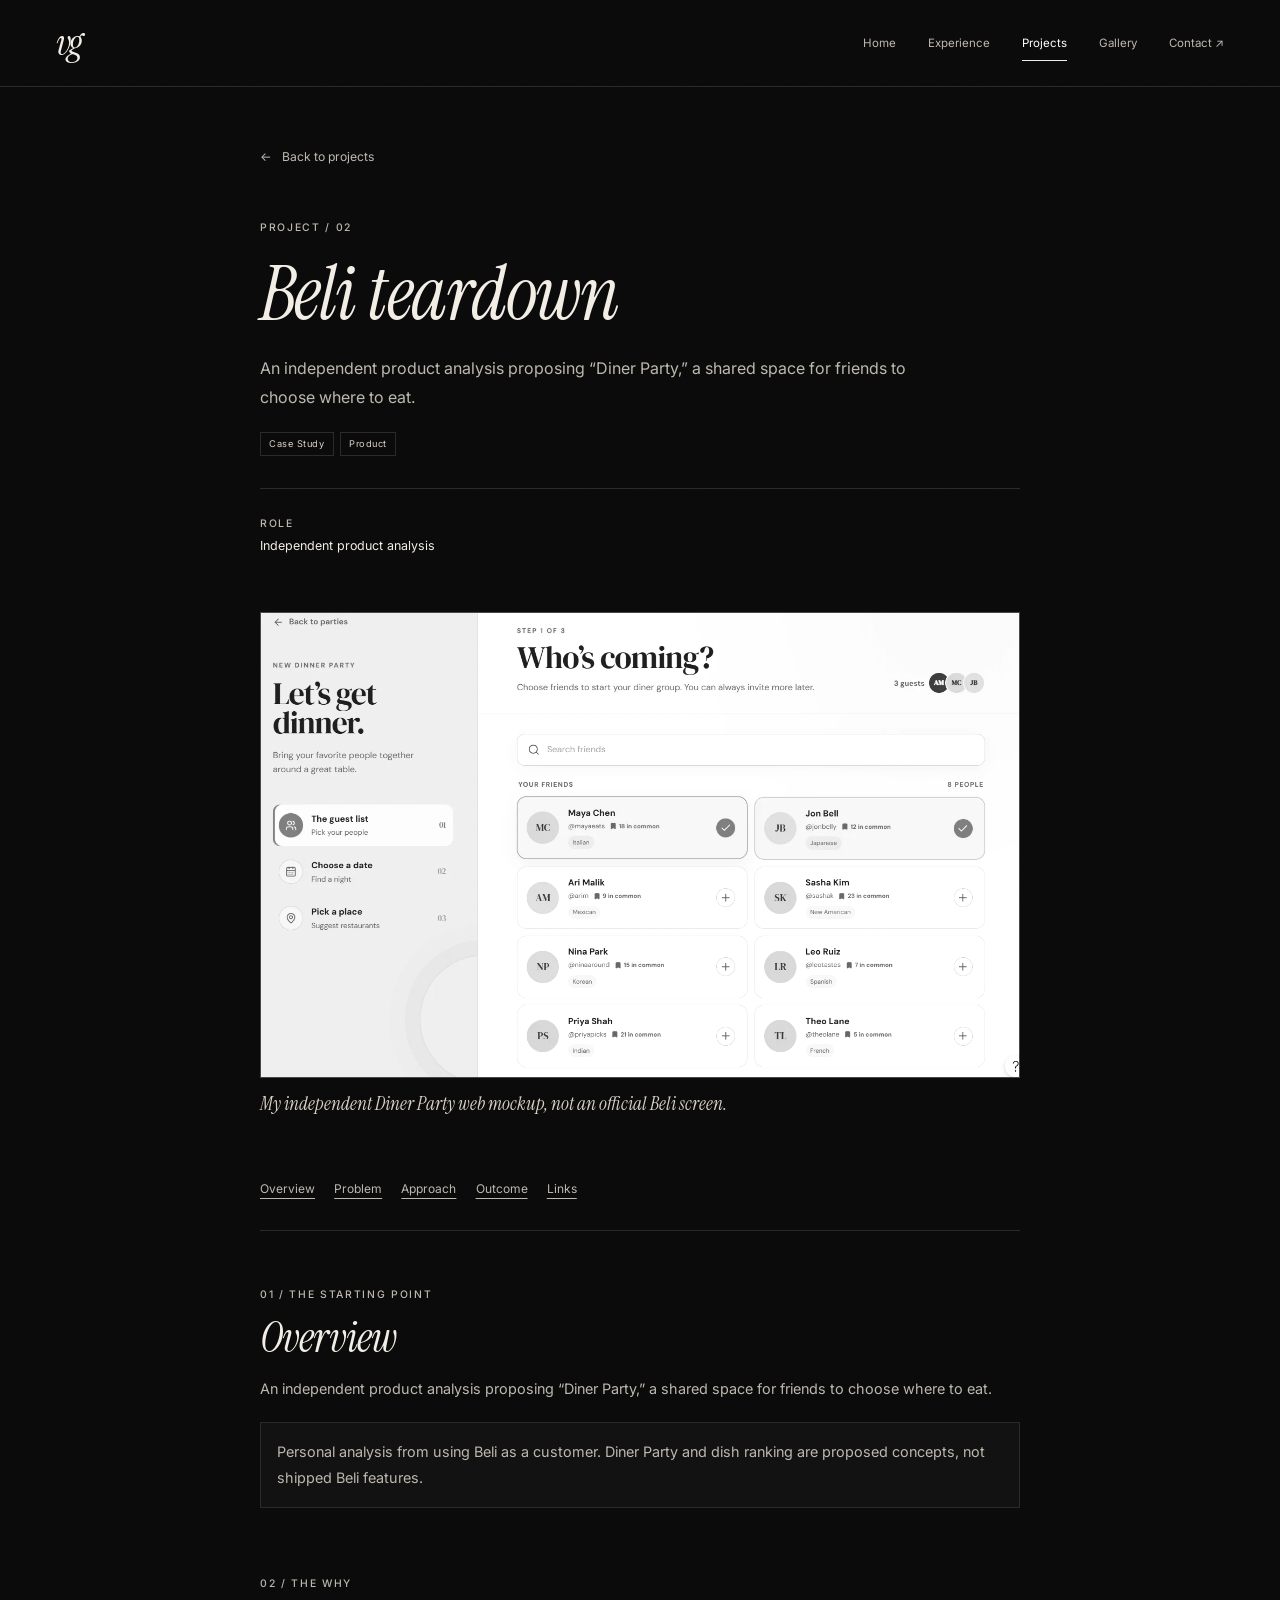
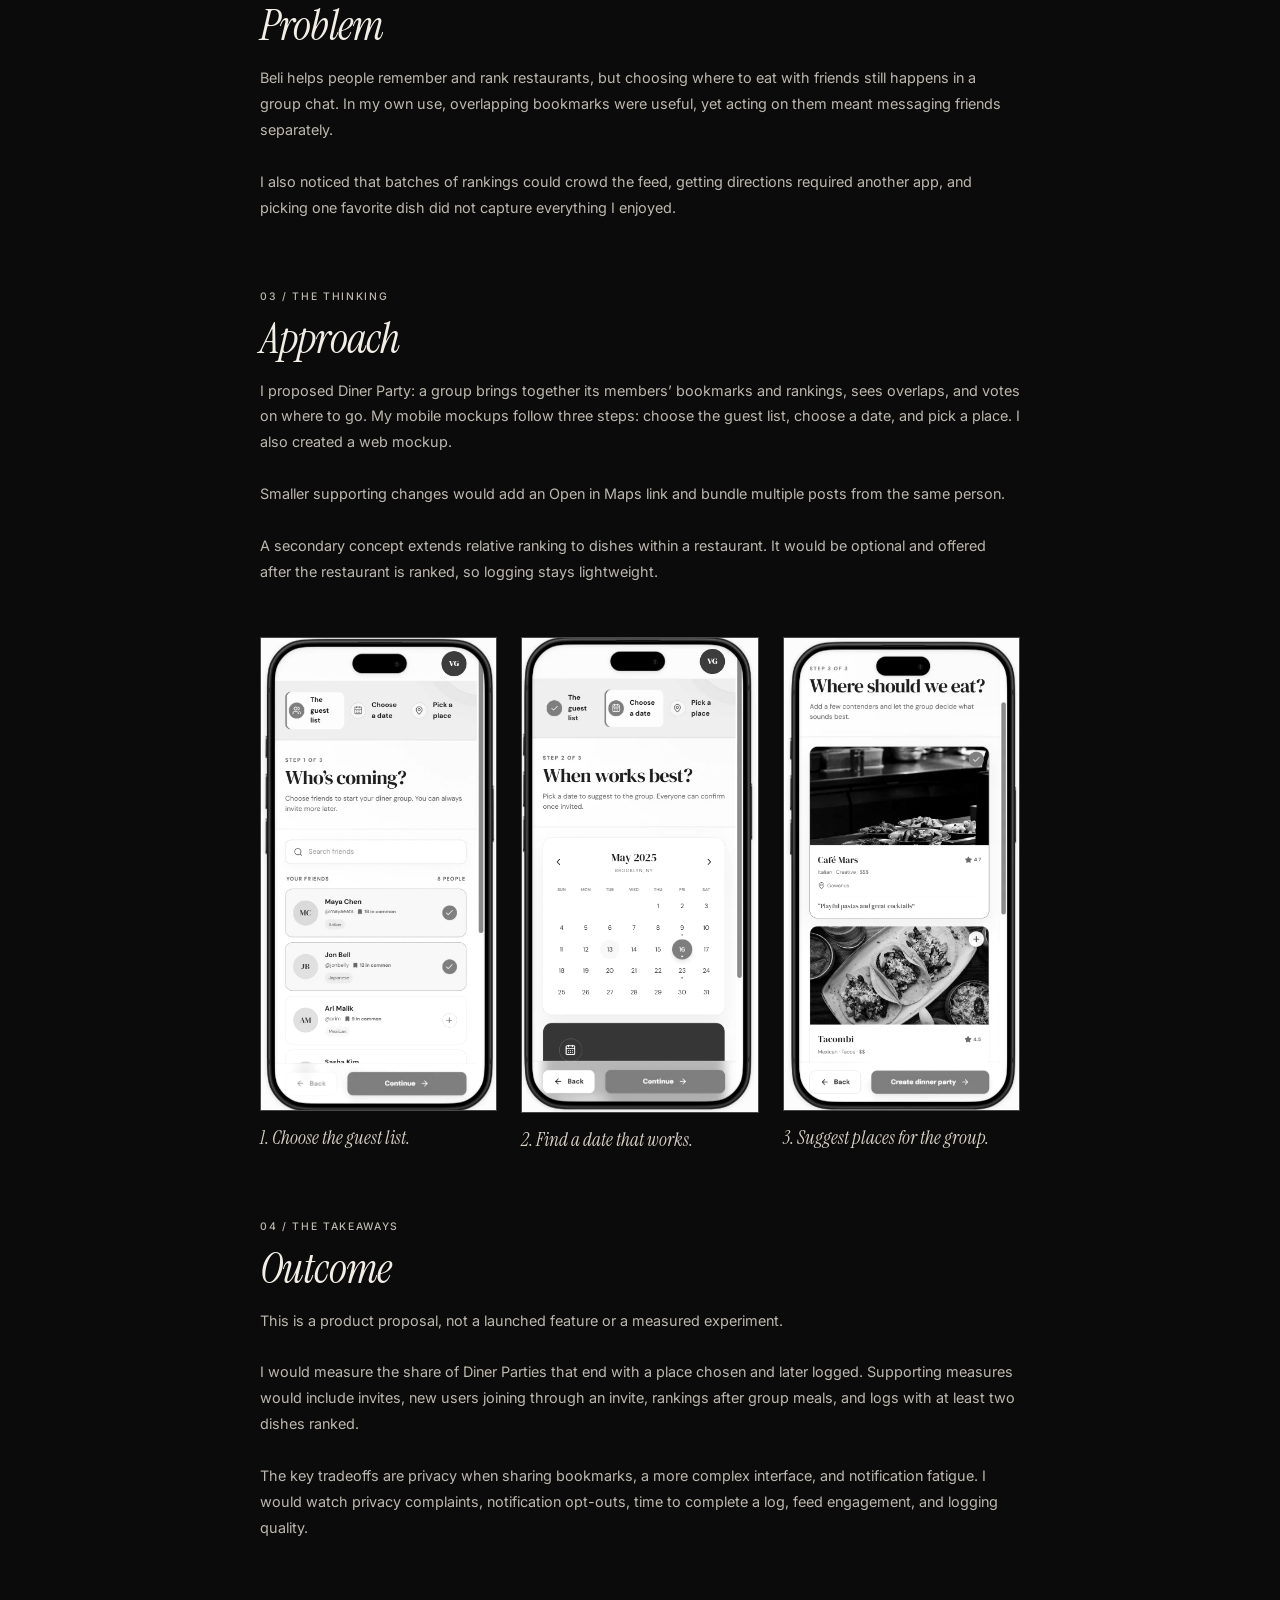
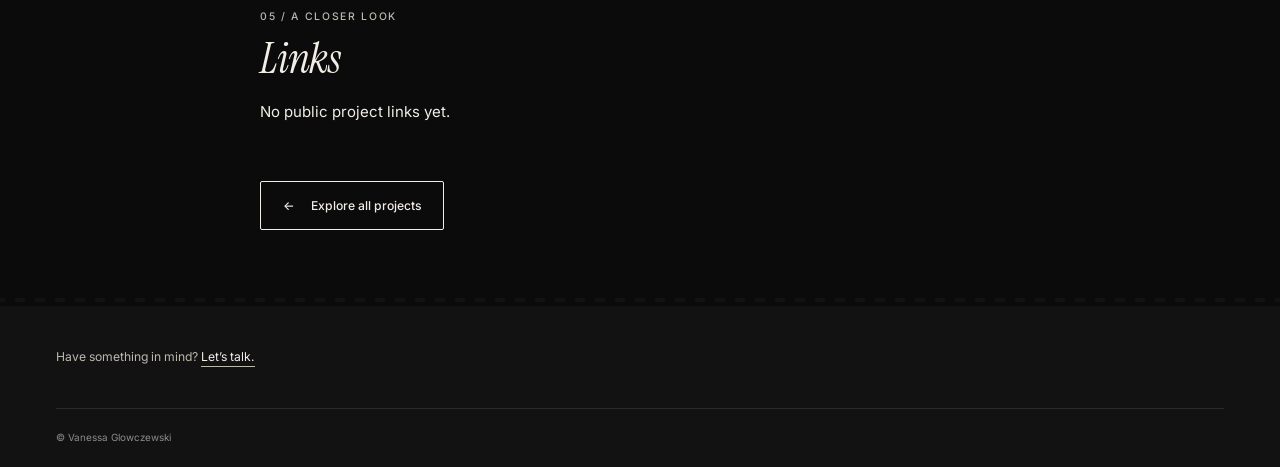
<file: projects/beli-teardown.html>
<!doctype html>
<!-- Generated from data/projects.json and templates/project.html. Do not edit this output. -->
<html lang="en">
<head>
  <meta charset="utf-8">
  <meta name="viewport" content="width=device-width, initial-scale=1">
  <title>Beli teardown — Vanessa Glowczewski</title>
  <meta name="description" content="An independent product analysis proposing “Diner Party,” a shared space for friends to choose where to eat.">
  <meta property="og:type" content="article">
  <meta property="og:title" content="Beli teardown — Vanessa Glowczewski">
  <meta property="og:description" content="An independent product analysis proposing “Diner Party,” a shared space for friends to choose where to eat.">
  <meta property="og:image" content="https://vglowczewski.github.io/assets/images/social-preview.png">
  <meta name="twitter:image" content="https://vglowczewski.github.io/assets/images/social-preview.png">
  <meta name="twitter:card" content="summary_large_image">
  <link rel="canonical" href="https://vglowczewski.github.io/projects/beli-teardown.html">
  <meta property="og:url" content="https://vglowczewski.github.io/projects/beli-teardown.html">
  <meta name="theme-color" content="#0B0B0B">
  <link rel="icon" href="../assets/favicon.svg" type="image/svg+xml">
  <link rel="preconnect" href="https://fonts.googleapis.com">
  <link rel="preconnect" href="https://fonts.gstatic.com" crossorigin>
  <link href="https://fonts.googleapis.com/css2?family=Instrument+Serif:ital@0;1&amp;family=Inter:wght@400;500;600&amp;display=swap" rel="stylesheet">
  <link rel="stylesheet" href="../css/styles.css">
  <script src="../js/site.js" defer></script>
</head>
<body class="case-study">
  <a class="skip-link" href="#main">Skip to content</a>
  <header class="site-header"><div class="container header-inner">
    <a class="wordmark" href="../index.html" aria-label="Vanessa Glowczewski, home">vg</a>
    <nav class="site-nav" aria-label="Main navigation"><a href="../index.html">Home</a><a href="../experience.html">Experience</a><a href="../projects.html" aria-current="page">Projects</a><a href="../gallery.html">Gallery</a><a href="../contact.html">Contact <span aria-hidden="true">&nbsp;↗</span></a></nav>
  </div></header>
  <main id="main" class="case-container">
    <article>
      <header class="case-header">
        <a class="back-link" href="../projects.html"><span aria-hidden="true">←</span> Back to projects</a>
        <p class="label">Project / 02</p>
        <h1>Beli teardown</h1>
        <p class="case-summary">An independent product analysis proposing “Diner Party,” a shared space for friends to choose where to eat.</p>
        <div class="tags"><span class="tag">Case Study</span><span class="tag">Product</span></div>
        <dl class="case-facts">
          <div><dt class="label">Role</dt><dd>Independent product analysis</dd></div>

        </dl>
      </header>
      <figure class="case-figure"><img src="../assets/images/beli-diner-party-web.webp" alt="Diner Party web concept showing a guest list with friend selection and shared bookmarks." width="1407" height="860" loading="eager" decoding="async"><figcaption>My independent Diner Party web mockup, not an official Beli screen.</figcaption></figure>
      <nav class="case-nav" aria-label="On this page"><a href="#overview">Overview</a><a href="#problem">Problem</a><a href="#approach">Approach</a><a href="#outcome">Outcome</a><a href="#links">Links</a></nav>
      <section class="case-section" id="overview" aria-labelledby="overview-title">
        <span class="label">01 / The starting point</span><h2 id="overview-title">Overview</h2>
        <p>An independent product analysis proposing “Diner Party,” a shared space for friends to choose where to eat.</p>
        <p class="note">Personal analysis from using Beli as a customer. Diner Party and dish ranking are proposed concepts, not shipped Beli features.</p>
      </section>
      <section class="case-section" id="problem" aria-labelledby="problem-title"><span class="label">02 / The why</span><h2 id="problem-title">Problem</h2><p>Beli helps people remember and rank restaurants, but choosing where to eat with friends still happens in a group chat. In my own use, overlapping bookmarks were useful, yet acting on them meant messaging friends separately.

I also noticed that batches of rankings could crowd the feed, getting directions required another app, and picking one favorite dish did not capture everything I enjoyed.</p></section>
      <section class="case-section" id="approach" aria-labelledby="approach-title"><span class="label">03 / The thinking</span><h2 id="approach-title">Approach</h2><p>I proposed Diner Party: a group brings together its members’ bookmarks and rankings, sees overlaps, and votes on where to go. My mobile mockups follow three steps: choose the guest list, choose a date, and pick a place. I also created a web mockup.

Smaller supporting changes would add an Open in Maps link and bundle multiple posts from the same person.

A secondary concept extends relative ranking to dishes within a restaurant. It would be optional and offered after the restaurant is ranked, so logging stays lightweight.</p></section>
      <div class="case-gallery">
<figure class="case-figure"><img src="../assets/images/beli-diner-party-mobile-1.webp" alt="Diner Party mobile concept, step one: select friends for the guest list." width="412" height="827" loading="lazy" decoding="async"><figcaption>1. Choose the guest list.</figcaption></figure>
<figure class="case-figure"><img src="../assets/images/beli-diner-party-mobile-2.webp" alt="Diner Party mobile concept, step two: choose a date on a calendar." width="412" height="830" loading="lazy" decoding="async"><figcaption>2. Find a date that works.</figcaption></figure>
<figure class="case-figure"><img src="../assets/images/beli-diner-party-mobile-3.webp" alt="Diner Party mobile concept, step three: select restaurant suggestions and create a dinner party." width="416" height="835" loading="lazy" decoding="async"><figcaption>3. Suggest places for the group.</figcaption></figure>
</div>
      <section class="case-section" id="outcome" aria-labelledby="outcome-title"><span class="label">04 / The takeaways</span><h2 id="outcome-title">Outcome</h2><p>This is a product proposal, not a launched feature or a measured experiment.

I would measure the share of Diner Parties that end with a place chosen and later logged. Supporting measures would include invites, new users joining through an invite, rankings after group meals, and logs with at least two dishes ranked.

The key tradeoffs are privacy when sharing bookmarks, a more complex interface, and notification fatigue. I would watch privacy complaints, notification opt-outs, time to complete a log, feed engagement, and logging quality.</p></section>
      <section class="case-section" id="links" aria-labelledby="links-title"><span class="label">05 / A closer look</span><h2 id="links-title">Links</h2><ul class="case-links"><li>No public project links yet.</li></ul></section>
      <div class="case-end"><a class="button" href="../projects.html"><span aria-hidden="true">←</span> Explore all projects</a></div>
    </article>
  </main>
  <footer class="site-footer"><div class="container">
    <div class="footer-main"><div><p>Have something in mind? <a href="../contact.html">Let’s talk.</a></p></div></div>
    <div class="footer-bottom"><span>© Vanessa Glowczewski</span></div>
  </div></footer>
</body>
</html>
</file>
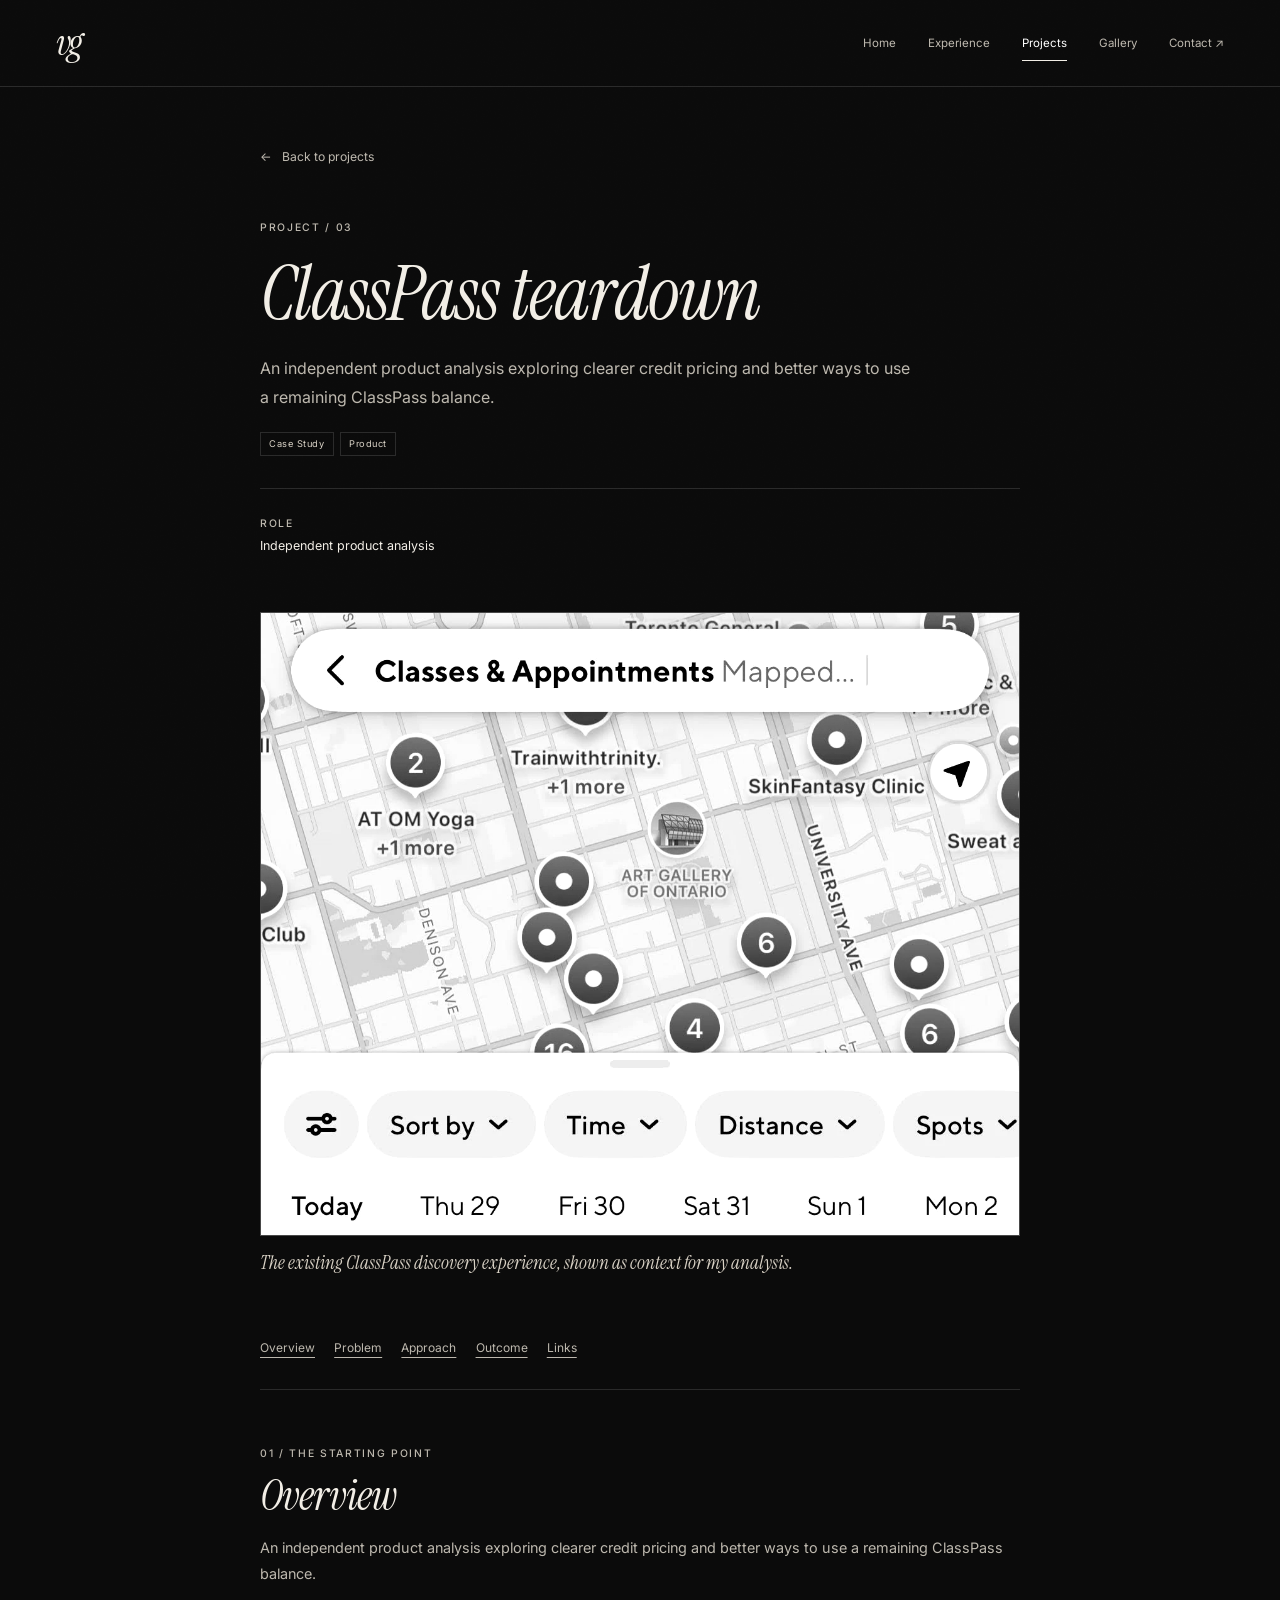
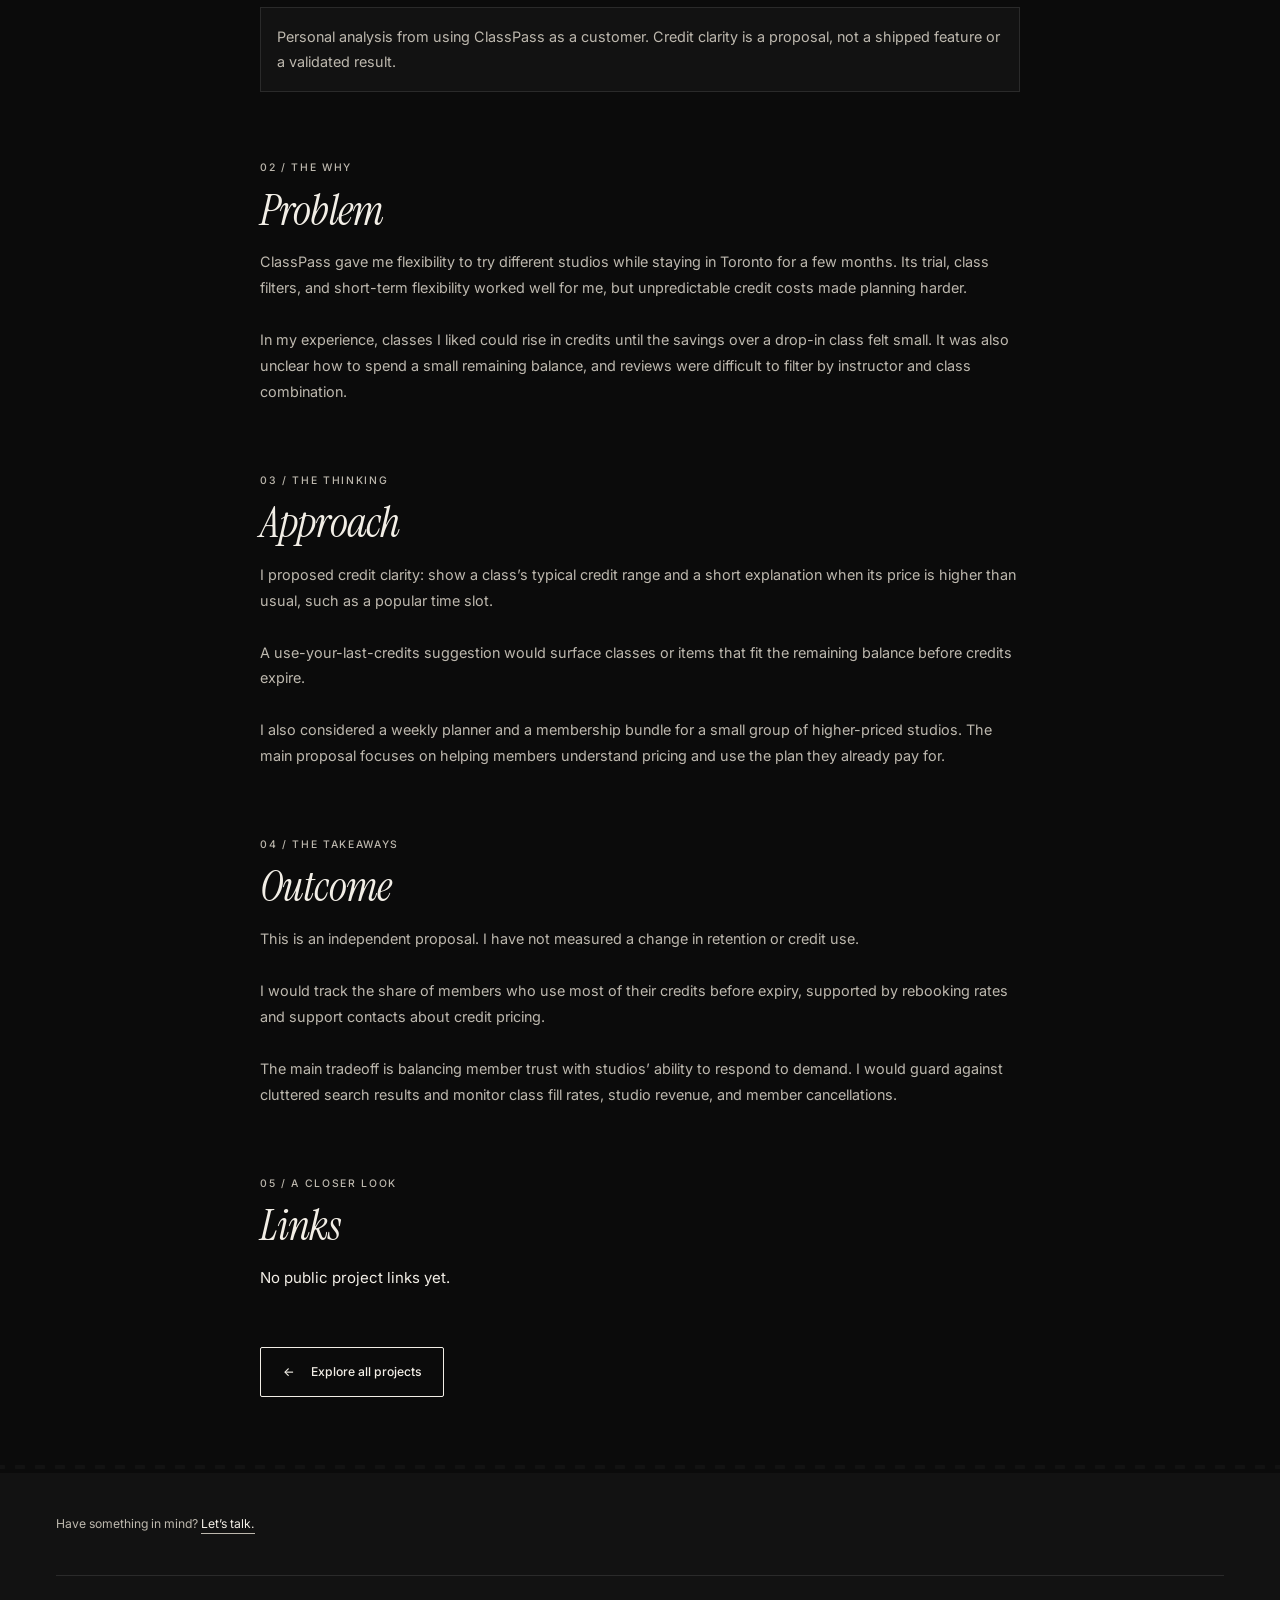
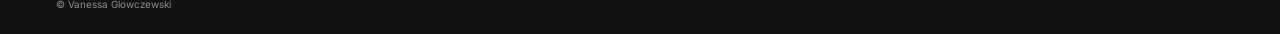
<file: projects/classpass-teardown.html>
<!doctype html>
<!-- Generated from data/projects.json and templates/project.html. Do not edit this output. -->
<html lang="en">
<head>
  <meta charset="utf-8">
  <meta name="viewport" content="width=device-width, initial-scale=1">
  <title>ClassPass teardown — Vanessa Glowczewski</title>
  <meta name="description" content="An independent product analysis exploring clearer credit pricing and better ways to use a remaining ClassPass balance.">
  <meta property="og:type" content="article">
  <meta property="og:title" content="ClassPass teardown — Vanessa Glowczewski">
  <meta property="og:description" content="An independent product analysis exploring clearer credit pricing and better ways to use a remaining ClassPass balance.">
  <meta property="og:image" content="https://vglowczewski.github.io/assets/images/social-preview.png">
  <meta name="twitter:image" content="https://vglowczewski.github.io/assets/images/social-preview.png">
  <meta name="twitter:card" content="summary_large_image">
  <link rel="canonical" href="https://vglowczewski.github.io/projects/classpass-teardown.html">
  <meta property="og:url" content="https://vglowczewski.github.io/projects/classpass-teardown.html">
  <meta name="theme-color" content="#0B0B0B">
  <link rel="icon" href="../assets/favicon.svg" type="image/svg+xml">
  <link rel="preconnect" href="https://fonts.googleapis.com">
  <link rel="preconnect" href="https://fonts.gstatic.com" crossorigin>
  <link href="https://fonts.googleapis.com/css2?family=Instrument+Serif:ital@0;1&amp;family=Inter:wght@400;500;600&amp;display=swap" rel="stylesheet">
  <link rel="stylesheet" href="../css/styles.css">
  <script src="../js/site.js" defer></script>
</head>
<body class="case-study">
  <a class="skip-link" href="#main">Skip to content</a>
  <header class="site-header"><div class="container header-inner">
    <a class="wordmark" href="../index.html" aria-label="Vanessa Glowczewski, home">vg</a>
    <nav class="site-nav" aria-label="Main navigation"><a href="../index.html">Home</a><a href="../experience.html">Experience</a><a href="../projects.html" aria-current="page">Projects</a><a href="../gallery.html">Gallery</a><a href="../contact.html">Contact <span aria-hidden="true">&nbsp;↗</span></a></nav>
  </div></header>
  <main id="main" class="case-container">
    <article>
      <header class="case-header">
        <a class="back-link" href="../projects.html"><span aria-hidden="true">←</span> Back to projects</a>
        <p class="label">Project / 03</p>
        <h1>ClassPass teardown</h1>
        <p class="case-summary">An independent product analysis exploring clearer credit pricing and better ways to use a remaining ClassPass balance.</p>
        <div class="tags"><span class="tag">Case Study</span><span class="tag">Product</span></div>
        <dl class="case-facts">
          <div><dt class="label">Role</dt><dd>Independent product analysis</dd></div>

        </dl>
      </header>
      <figure class="case-figure"><img src="../assets/images/classpass-discovery.webp" alt="ClassPass discovery map of Toronto studios with time, distance, and availability filters." width="1206" height="989" loading="eager" decoding="async"><figcaption>The existing ClassPass discovery experience, shown as context for my analysis.</figcaption></figure>
      <nav class="case-nav" aria-label="On this page"><a href="#overview">Overview</a><a href="#problem">Problem</a><a href="#approach">Approach</a><a href="#outcome">Outcome</a><a href="#links">Links</a></nav>
      <section class="case-section" id="overview" aria-labelledby="overview-title">
        <span class="label">01 / The starting point</span><h2 id="overview-title">Overview</h2>
        <p>An independent product analysis exploring clearer credit pricing and better ways to use a remaining ClassPass balance.</p>
        <p class="note">Personal analysis from using ClassPass as a customer. Credit clarity is a proposal, not a shipped feature or a validated result.</p>
      </section>
      <section class="case-section" id="problem" aria-labelledby="problem-title"><span class="label">02 / The why</span><h2 id="problem-title">Problem</h2><p>ClassPass gave me flexibility to try different studios while staying in Toronto for a few months. Its trial, class filters, and short-term flexibility worked well for me, but unpredictable credit costs made planning harder.

In my experience, classes I liked could rise in credits until the savings over a drop-in class felt small. It was also unclear how to spend a small remaining balance, and reviews were difficult to filter by instructor and class combination.</p></section>
      <section class="case-section" id="approach" aria-labelledby="approach-title"><span class="label">03 / The thinking</span><h2 id="approach-title">Approach</h2><p>I proposed credit clarity: show a class’s typical credit range and a short explanation when its price is higher than usual, such as a popular time slot.

A use-your-last-credits suggestion would surface classes or items that fit the remaining balance before credits expire.

I also considered a weekly planner and a membership bundle for a small group of higher-priced studios. The main proposal focuses on helping members understand pricing and use the plan they already pay for.</p></section>

      <section class="case-section" id="outcome" aria-labelledby="outcome-title"><span class="label">04 / The takeaways</span><h2 id="outcome-title">Outcome</h2><p>This is an independent proposal. I have not measured a change in retention or credit use.

I would track the share of members who use most of their credits before expiry, supported by rebooking rates and support contacts about credit pricing.

The main tradeoff is balancing member trust with studios’ ability to respond to demand. I would guard against cluttered search results and monitor class fill rates, studio revenue, and member cancellations.</p></section>
      <section class="case-section" id="links" aria-labelledby="links-title"><span class="label">05 / A closer look</span><h2 id="links-title">Links</h2><ul class="case-links"><li>No public project links yet.</li></ul></section>
      <div class="case-end"><a class="button" href="../projects.html"><span aria-hidden="true">←</span> Explore all projects</a></div>
    </article>
  </main>
  <footer class="site-footer"><div class="container">
    <div class="footer-main"><div><p>Have something in mind? <a href="../contact.html">Let’s talk.</a></p></div></div>
    <div class="footer-bottom"><span>© Vanessa Glowczewski</span></div>
  </div></footer>
</body>
</html>
</file>
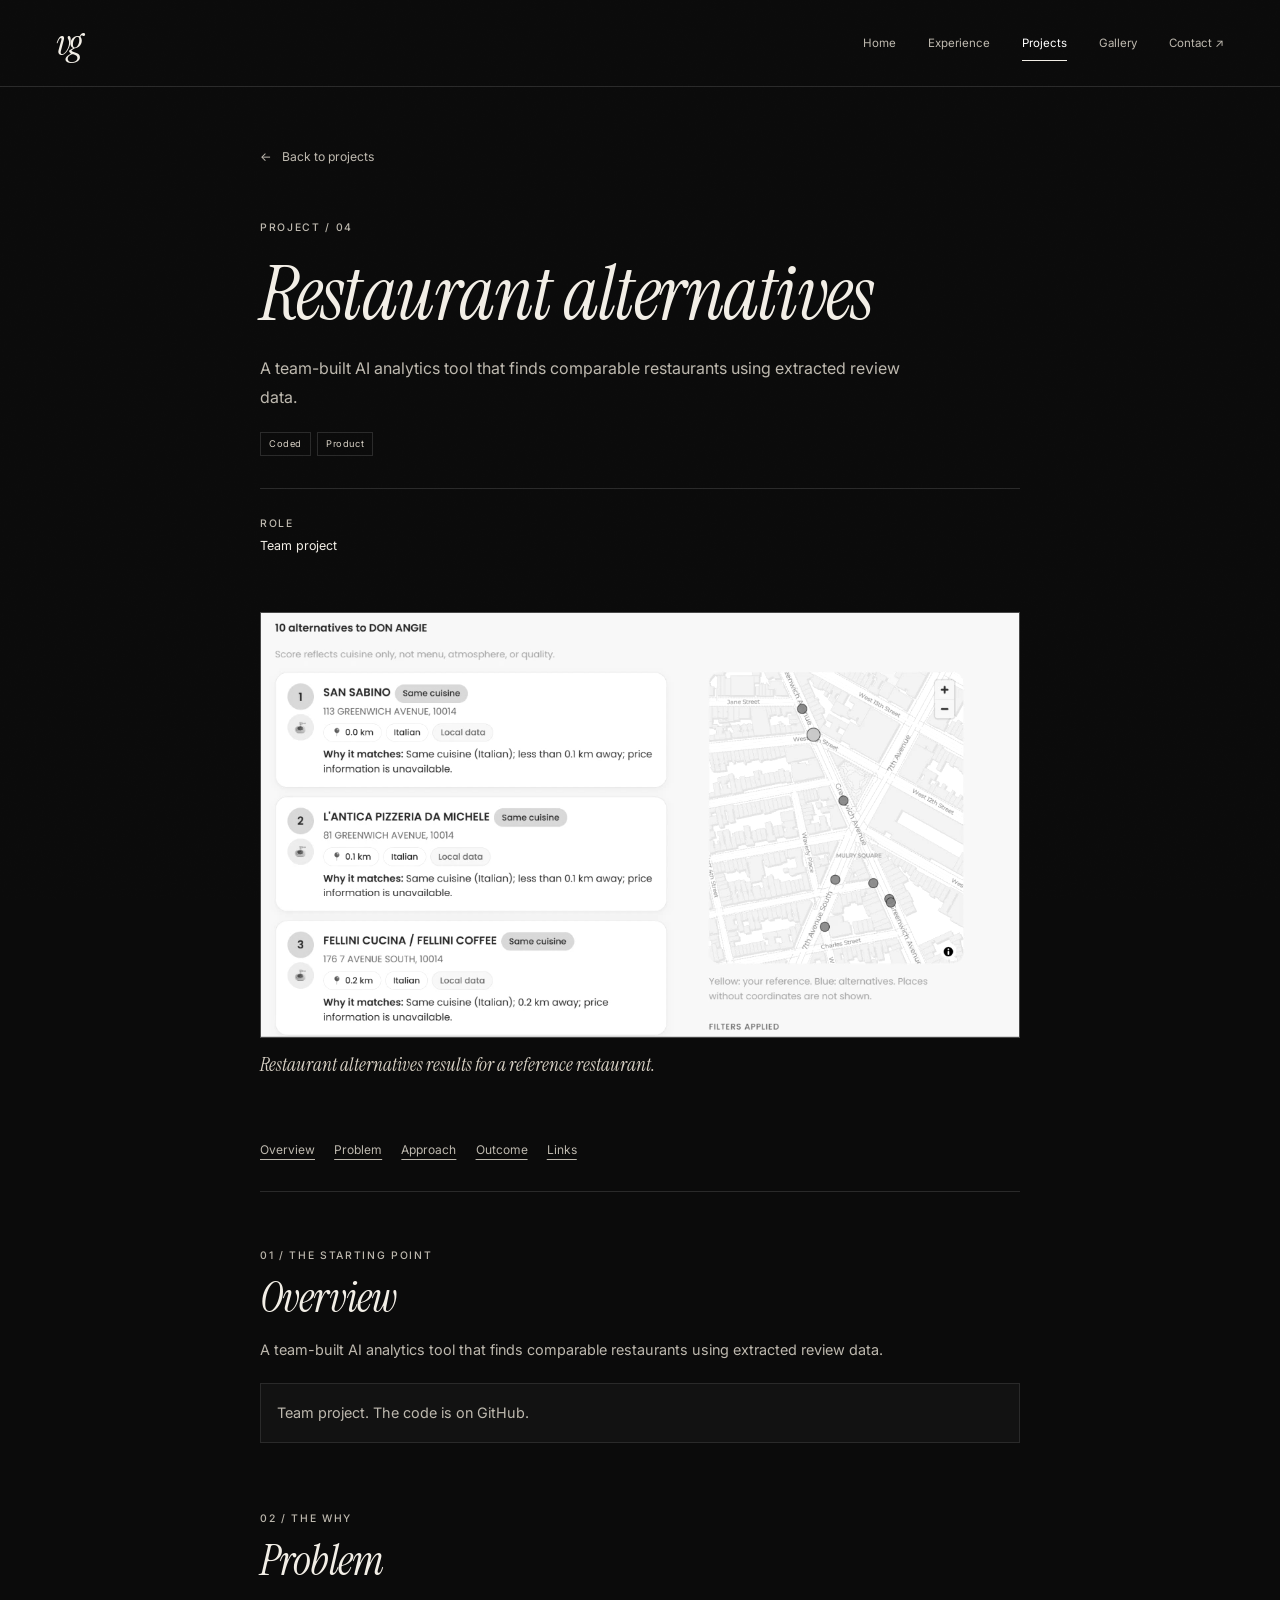
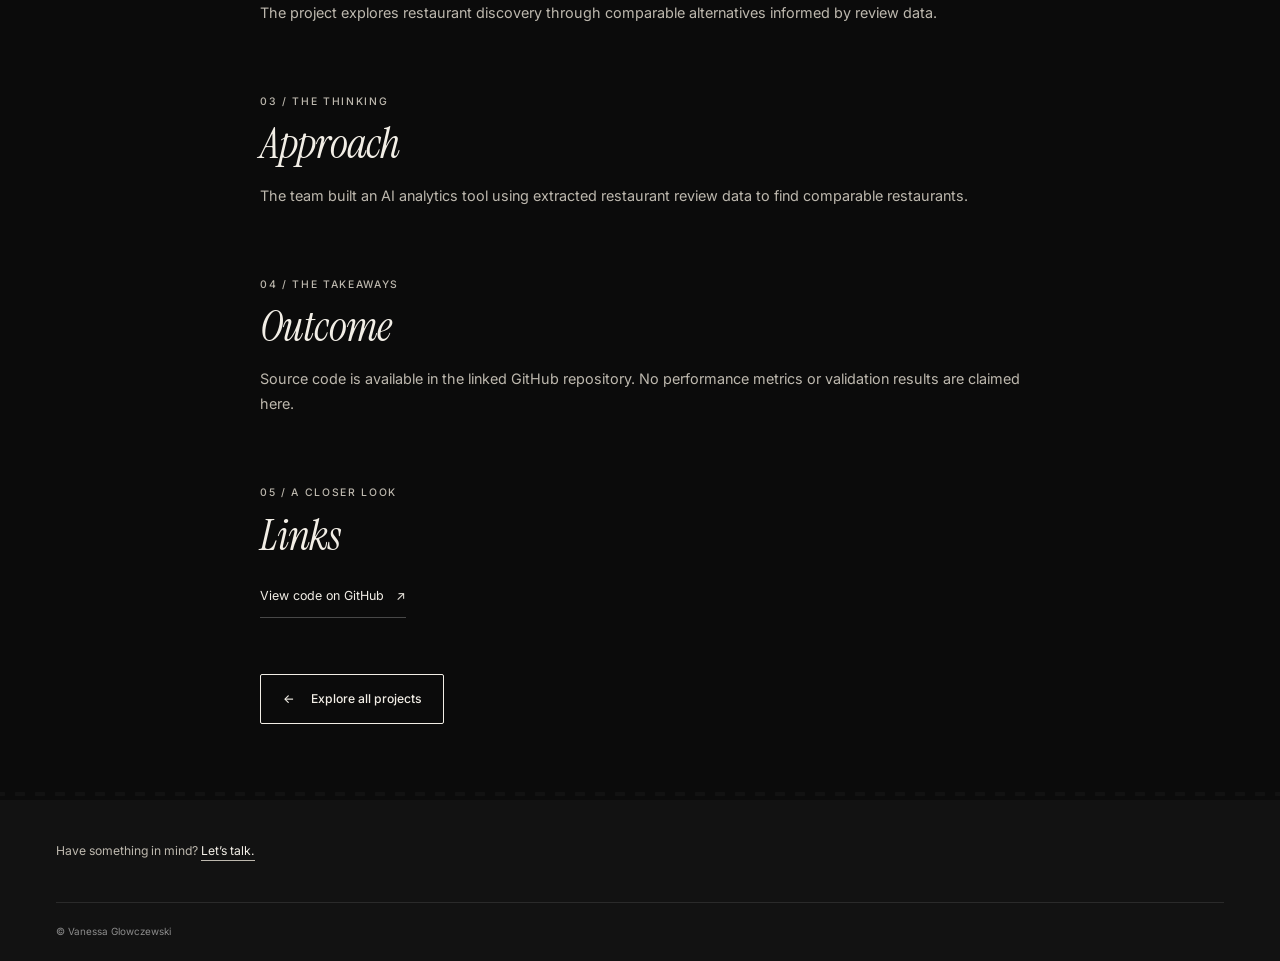
<file: projects/restaurant-alternatives.html>
<!doctype html>
<!-- Generated from data/projects.json and templates/project.html. Do not edit this output. -->
<html lang="en">
<head>
  <meta charset="utf-8">
  <meta name="viewport" content="width=device-width, initial-scale=1">
  <title>Restaurant alternatives — Vanessa Glowczewski</title>
  <meta name="description" content="A team-built AI analytics tool that finds comparable restaurants using extracted review data.">
  <meta property="og:type" content="article">
  <meta property="og:title" content="Restaurant alternatives — Vanessa Glowczewski">
  <meta property="og:description" content="A team-built AI analytics tool that finds comparable restaurants using extracted review data.">
  <meta property="og:image" content="https://vglowczewski.github.io/assets/images/social-preview.png">
  <meta name="twitter:image" content="https://vglowczewski.github.io/assets/images/social-preview.png">
  <meta name="twitter:card" content="summary_large_image">
  <link rel="canonical" href="https://vglowczewski.github.io/projects/restaurant-alternatives.html">
  <meta property="og:url" content="https://vglowczewski.github.io/projects/restaurant-alternatives.html">
  <meta name="theme-color" content="#0B0B0B">
  <link rel="icon" href="../assets/favicon.svg" type="image/svg+xml">
  <link rel="preconnect" href="https://fonts.googleapis.com">
  <link rel="preconnect" href="https://fonts.gstatic.com" crossorigin>
  <link href="https://fonts.googleapis.com/css2?family=Instrument+Serif:ital@0;1&amp;family=Inter:wght@400;500;600&amp;display=swap" rel="stylesheet">
  <link rel="stylesheet" href="../css/styles.css">
  <script src="../js/site.js" defer></script>
</head>
<body class="case-study">
  <a class="skip-link" href="#main">Skip to content</a>
  <header class="site-header"><div class="container header-inner">
    <a class="wordmark" href="../index.html" aria-label="Vanessa Glowczewski, home">vg</a>
    <nav class="site-nav" aria-label="Main navigation"><a href="../index.html">Home</a><a href="../experience.html">Experience</a><a href="../projects.html" aria-current="page">Projects</a><a href="../gallery.html">Gallery</a><a href="../contact.html">Contact <span aria-hidden="true">&nbsp;↗</span></a></nav>
  </div></header>
  <main id="main" class="case-container">
    <article>
      <header class="case-header">
        <a class="back-link" href="../projects.html"><span aria-hidden="true">←</span> Back to projects</a>
        <p class="label">Project / 04</p>
        <h1>Restaurant alternatives</h1>
        <p class="case-summary">A team-built AI analytics tool that finds comparable restaurants using extracted review data.</p>
        <div class="tags"><span class="tag">Coded</span><span class="tag">Product</span></div>
        <dl class="case-facts">
          <div><dt class="label">Role</dt><dd>Team project</dd></div>

        </dl>
      </header>
      <figure class="case-figure"><img src="../assets/images/restaurant-alternatives-results.webp" alt="Screenshot of the restaurant alternatives app showing ten Italian restaurants ranked as alternatives to a reference restaurant, with a map." width="1146" height="641" loading="eager" decoding="async"><figcaption>Restaurant alternatives results for a reference restaurant.</figcaption></figure>
      <nav class="case-nav" aria-label="On this page"><a href="#overview">Overview</a><a href="#problem">Problem</a><a href="#approach">Approach</a><a href="#outcome">Outcome</a><a href="#links">Links</a></nav>
      <section class="case-section" id="overview" aria-labelledby="overview-title">
        <span class="label">01 / The starting point</span><h2 id="overview-title">Overview</h2>
        <p>A team-built AI analytics tool that finds comparable restaurants using extracted review data.</p>
        <p class="note">Team project. The code is on GitHub.</p>
      </section>
      <section class="case-section" id="problem" aria-labelledby="problem-title"><span class="label">02 / The why</span><h2 id="problem-title">Problem</h2><p>The project explores restaurant discovery through comparable alternatives informed by review data.</p></section>
      <section class="case-section" id="approach" aria-labelledby="approach-title"><span class="label">03 / The thinking</span><h2 id="approach-title">Approach</h2><p>The team built an AI analytics tool using extracted restaurant review data to find comparable restaurants.</p></section>

      <section class="case-section" id="outcome" aria-labelledby="outcome-title"><span class="label">04 / The takeaways</span><h2 id="outcome-title">Outcome</h2><p>Source code is available in the linked GitHub repository. No performance metrics or validation results are claimed here.</p></section>
      <section class="case-section" id="links" aria-labelledby="links-title"><span class="label">05 / A closer look</span><h2 id="links-title">Links</h2><ul class="case-links"><li><a class="text-link" href="https://github.com/vglowczewski/restaurant-alternatives">View code on GitHub <span aria-hidden="true">↗</span></a></li></ul></section>
      <div class="case-end"><a class="button" href="../projects.html"><span aria-hidden="true">←</span> Explore all projects</a></div>
    </article>
  </main>
  <footer class="site-footer"><div class="container">
    <div class="footer-main"><div><p>Have something in mind? <a href="../contact.html">Let’s talk.</a></p></div></div>
    <div class="footer-bottom"><span>© Vanessa Glowczewski</span></div>
  </div></footer>
</body>
</html>
</file>
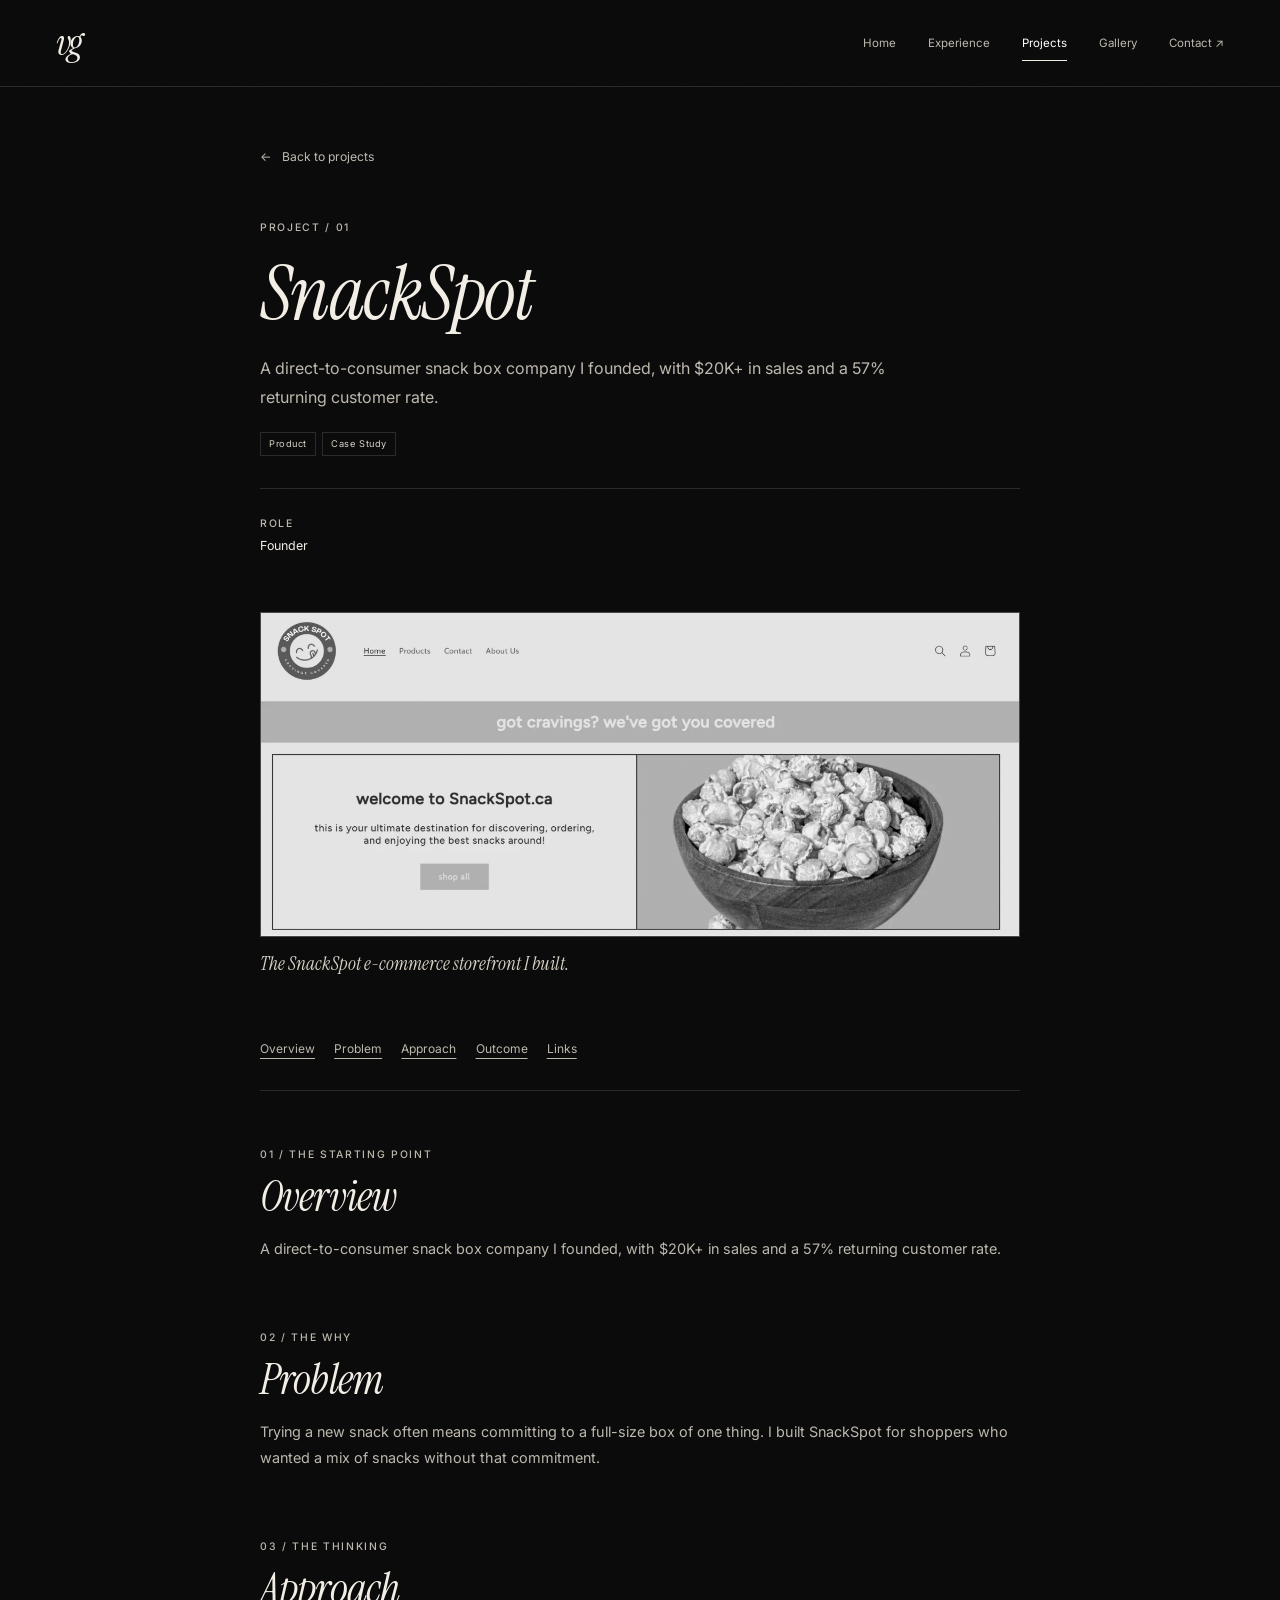
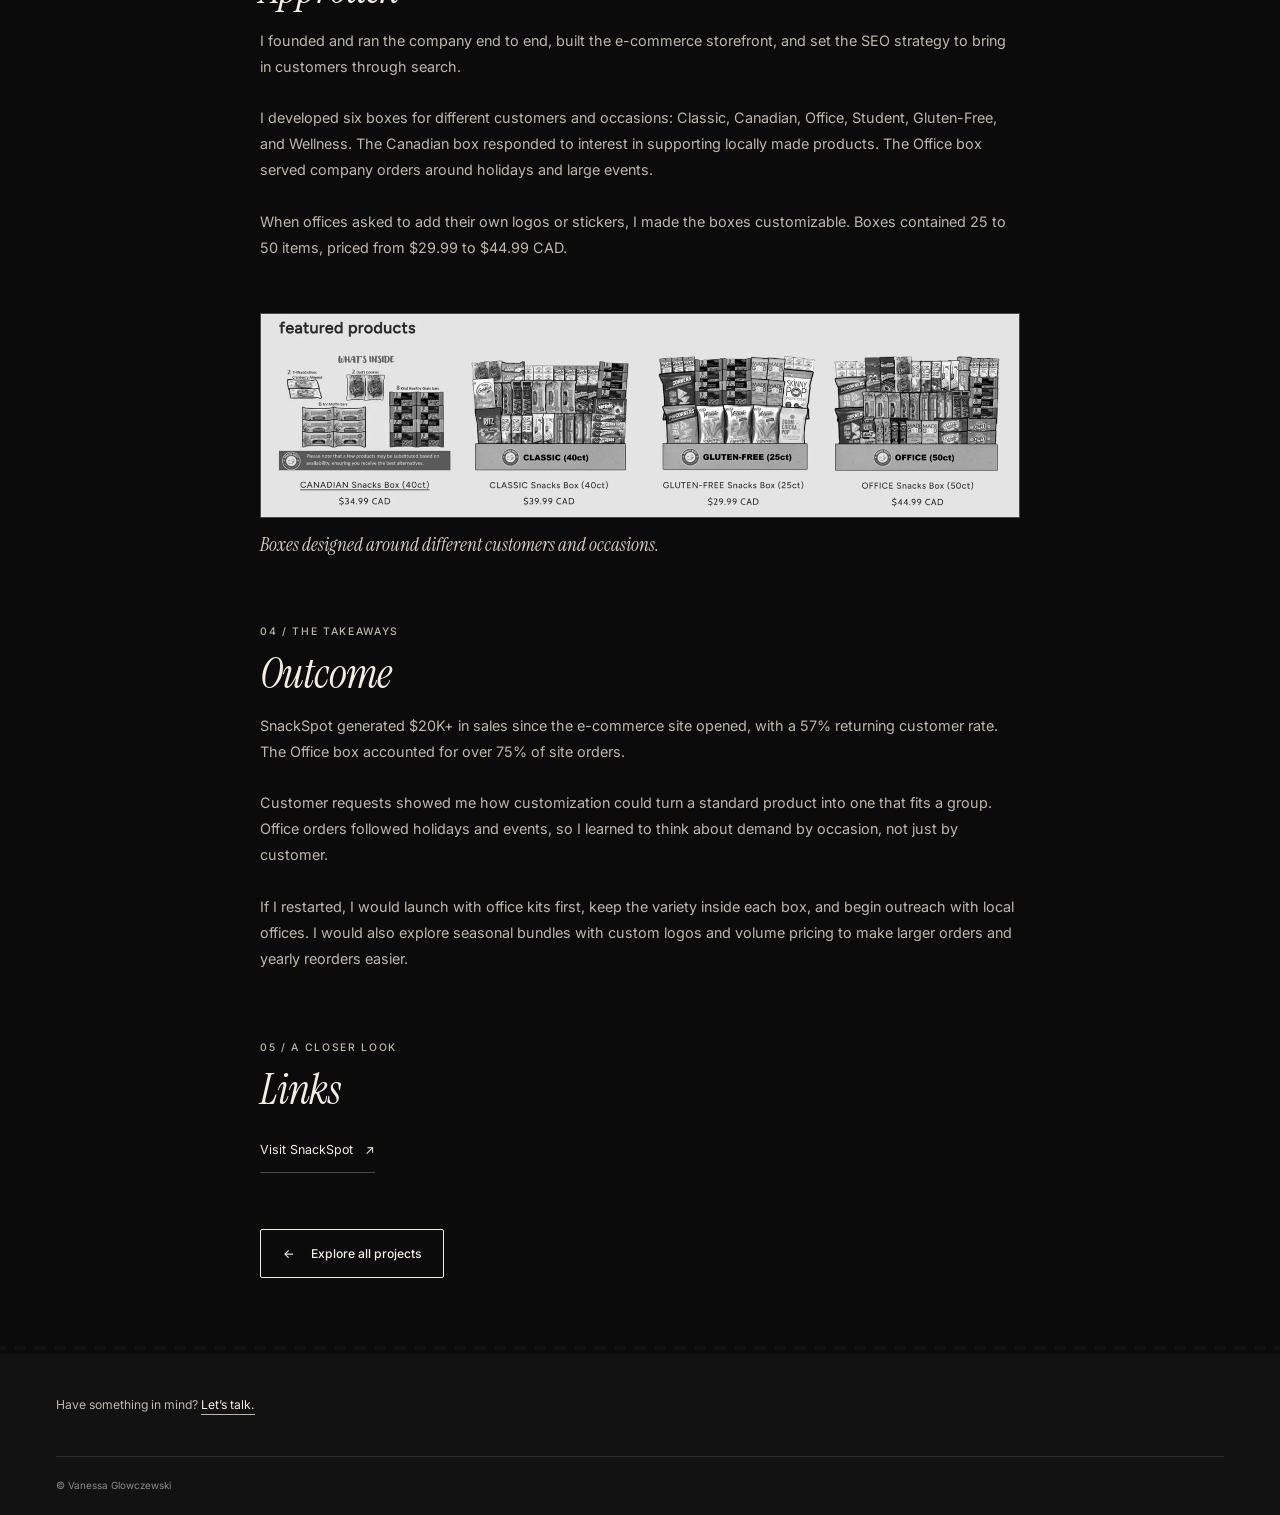
<file: projects/snackspot.html>
<!doctype html>
<!-- Generated from data/projects.json and templates/project.html. Do not edit this output. -->
<html lang="en">
<head>
  <meta charset="utf-8">
  <meta name="viewport" content="width=device-width, initial-scale=1">
  <title>SnackSpot — Vanessa Glowczewski</title>
  <meta name="description" content="A direct-to-consumer snack box company I founded, with $20K+ in sales and a 57% returning customer rate.">
  <meta property="og:type" content="article">
  <meta property="og:title" content="SnackSpot — Vanessa Glowczewski">
  <meta property="og:description" content="A direct-to-consumer snack box company I founded, with $20K+ in sales and a 57% returning customer rate.">
  <meta property="og:image" content="https://vglowczewski.github.io/assets/images/social-preview.png">
  <meta name="twitter:image" content="https://vglowczewski.github.io/assets/images/social-preview.png">
  <meta name="twitter:card" content="summary_large_image">
  <link rel="canonical" href="https://vglowczewski.github.io/projects/snackspot.html">
  <meta property="og:url" content="https://vglowczewski.github.io/projects/snackspot.html">
  <meta name="theme-color" content="#0B0B0B">
  <link rel="icon" href="../assets/favicon.svg" type="image/svg+xml">
  <link rel="preconnect" href="https://fonts.googleapis.com">
  <link rel="preconnect" href="https://fonts.gstatic.com" crossorigin>
  <link href="https://fonts.googleapis.com/css2?family=Instrument+Serif:ital@0;1&amp;family=Inter:wght@400;500;600&amp;display=swap" rel="stylesheet">
  <link rel="stylesheet" href="../css/styles.css">
  <script src="../js/site.js" defer></script>
</head>
<body class="case-study">
  <a class="skip-link" href="#main">Skip to content</a>
  <header class="site-header"><div class="container header-inner">
    <a class="wordmark" href="../index.html" aria-label="Vanessa Glowczewski, home">vg</a>
    <nav class="site-nav" aria-label="Main navigation"><a href="../index.html">Home</a><a href="../experience.html">Experience</a><a href="../projects.html" aria-current="page">Projects</a><a href="../gallery.html">Gallery</a><a href="../contact.html">Contact <span aria-hidden="true">&nbsp;↗</span></a></nav>
  </div></header>
  <main id="main" class="case-container">
    <article>
      <header class="case-header">
        <a class="back-link" href="../projects.html"><span aria-hidden="true">←</span> Back to projects</a>
        <p class="label">Project / 01</p>
        <h1>SnackSpot</h1>
        <p class="case-summary">A direct-to-consumer snack box company I founded, with $20K+ in sales and a 57% returning customer rate.</p>
        <div class="tags"><span class="tag">Product</span><span class="tag">Case Study</span></div>
        <dl class="case-facts">
          <div><dt class="label">Role</dt><dd>Founder</dd></div>

        </dl>
      </header>
      <figure class="case-figure"><img src="../assets/images/snackspot-store.webp" alt="SnackSpot storefront with a popcorn hero photo and a Shop all button." width="1422" height="606" loading="eager" decoding="async"><figcaption>The SnackSpot e-commerce storefront I built.</figcaption></figure>
      <nav class="case-nav" aria-label="On this page"><a href="#overview">Overview</a><a href="#problem">Problem</a><a href="#approach">Approach</a><a href="#outcome">Outcome</a><a href="#links">Links</a></nav>
      <section class="case-section" id="overview" aria-labelledby="overview-title">
        <span class="label">01 / The starting point</span><h2 id="overview-title">Overview</h2>
        <p>A direct-to-consumer snack box company I founded, with $20K+ in sales and a 57% returning customer rate.</p>

      </section>
      <section class="case-section" id="problem" aria-labelledby="problem-title"><span class="label">02 / The why</span><h2 id="problem-title">Problem</h2><p>Trying a new snack often means committing to a full-size box of one thing. I built SnackSpot for shoppers who wanted a mix of snacks without that commitment.</p></section>
      <section class="case-section" id="approach" aria-labelledby="approach-title"><span class="label">03 / The thinking</span><h2 id="approach-title">Approach</h2><p>I founded and ran the company end to end, built the e-commerce storefront, and set the SEO strategy to bring in customers through search.

I developed six boxes for different customers and occasions: Classic, Canadian, Office, Student, Gluten-Free, and Wellness. The Canadian box responded to interest in supporting locally made products. The Office box served company orders around holidays and large events.

When offices asked to add their own logos or stickers, I made the boxes customizable. Boxes contained 25 to 50 items, priced from $29.99 to $44.99 CAD.</p></section>
      <div class="case-gallery">
<figure class="case-figure"><img src="../assets/images/snackspot-boxes.webp" alt="SnackSpot product listing showing Canadian, Classic, Gluten-Free, and Office snack boxes." width="1440" height="386" loading="lazy" decoding="async"><figcaption>Boxes designed around different customers and occasions.</figcaption></figure>
</div>
      <section class="case-section" id="outcome" aria-labelledby="outcome-title"><span class="label">04 / The takeaways</span><h2 id="outcome-title">Outcome</h2><p>SnackSpot generated $20K+ in sales since the e-commerce site opened, with a 57% returning customer rate. The Office box accounted for over 75% of site orders.

Customer requests showed me how customization could turn a standard product into one that fits a group. Office orders followed holidays and events, so I learned to think about demand by occasion, not just by customer.

If I restarted, I would launch with office kits first, keep the variety inside each box, and begin outreach with local offices. I would also explore seasonal bundles with custom logos and volume pricing to make larger orders and yearly reorders easier.</p></section>
      <section class="case-section" id="links" aria-labelledby="links-title"><span class="label">05 / A closer look</span><h2 id="links-title">Links</h2><ul class="case-links"><li><a class="text-link" href="https://snackspot.ca/">Visit SnackSpot <span aria-hidden="true">↗</span></a></li></ul></section>
      <div class="case-end"><a class="button" href="../projects.html"><span aria-hidden="true">←</span> Explore all projects</a></div>
    </article>
  </main>
  <footer class="site-footer"><div class="container">
    <div class="footer-main"><div><p>Have something in mind? <a href="../contact.html">Let’s talk.</a></p></div></div>
    <div class="footer-bottom"><span>© Vanessa Glowczewski</span></div>
  </div></footer>
</body>
</html>
</file>
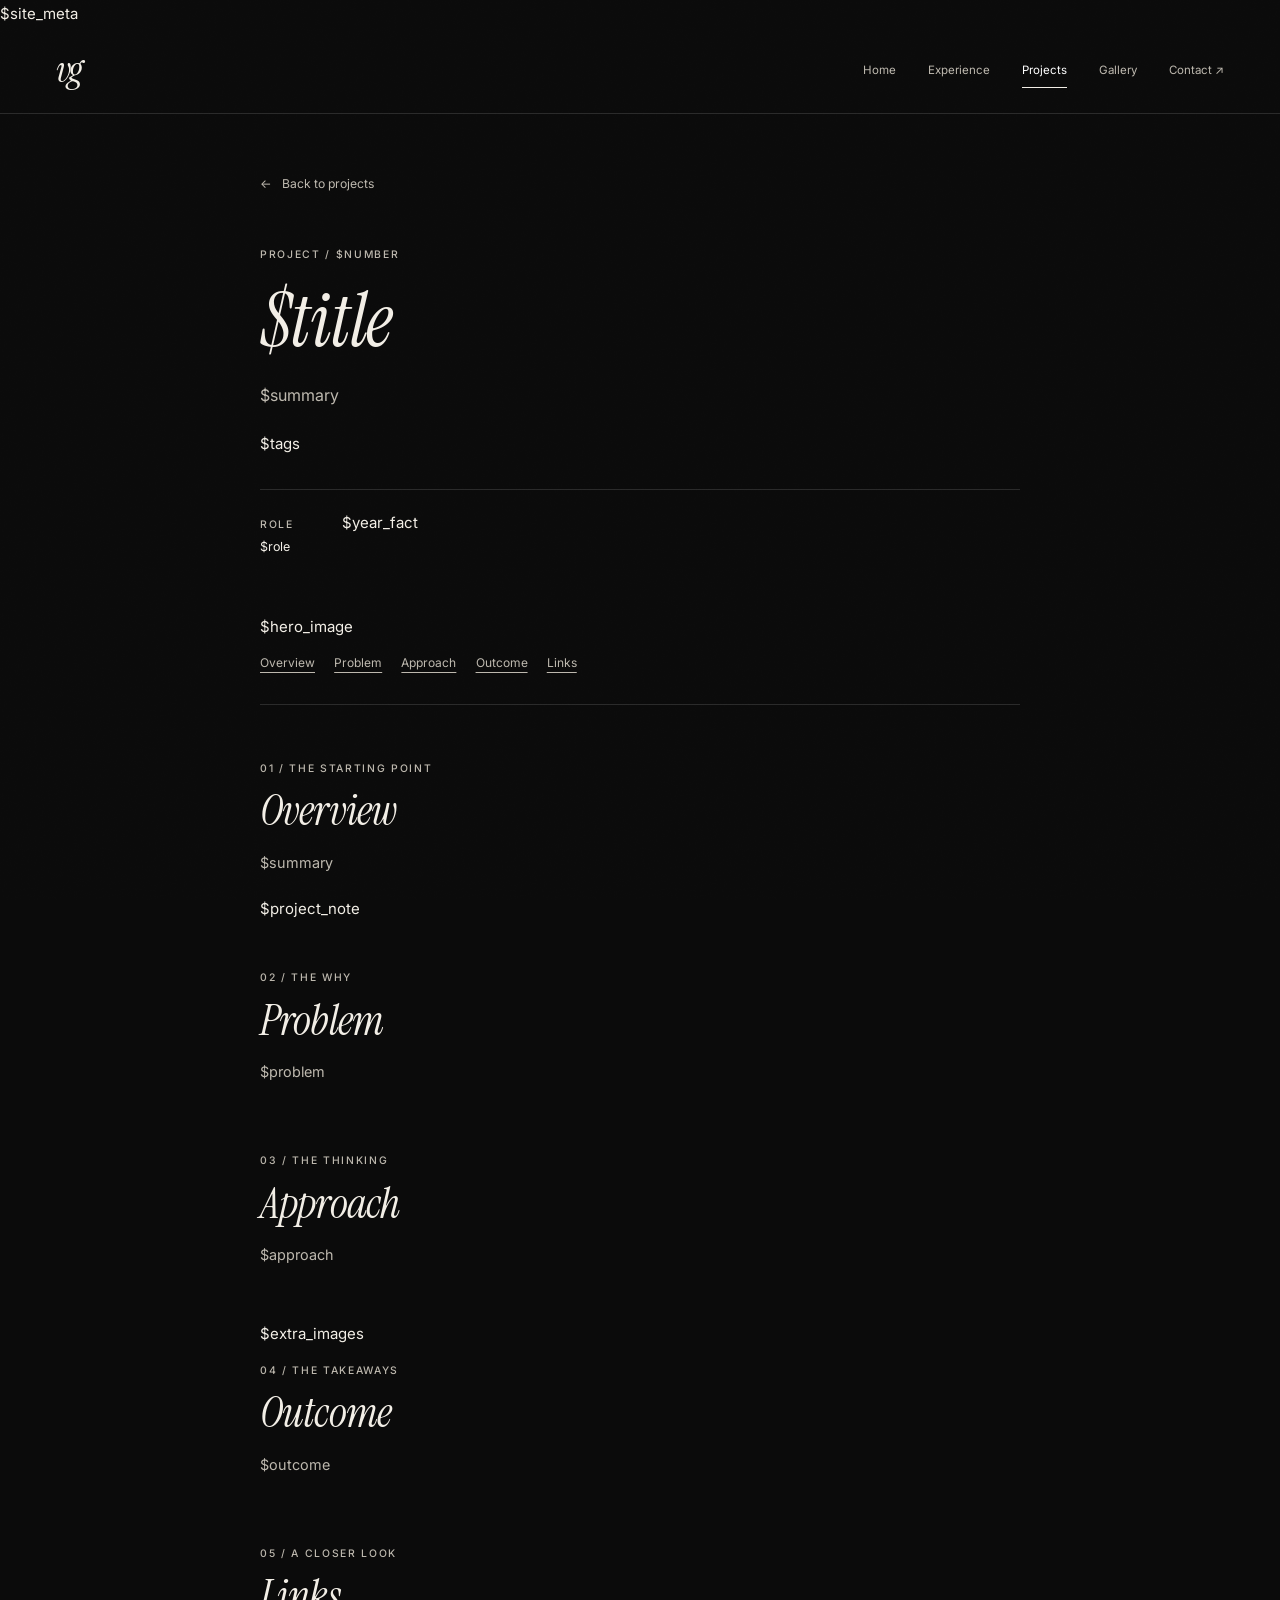
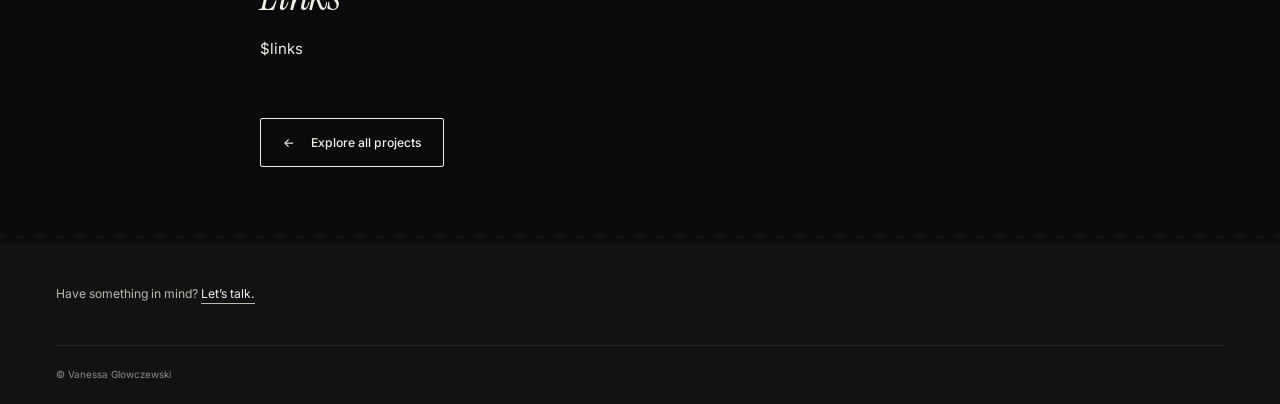
<file: templates/project.html>
<!doctype html>
<!-- Generated from data/projects.json and templates/project.html. Do not edit this output. -->
<html lang="en">
<head>
  <meta charset="utf-8">
  <meta name="viewport" content="width=device-width, initial-scale=1">
  <title>$title — Vanessa Glowczewski</title>
  <meta name="description" content="$summary">
  <meta property="og:type" content="article">
  <meta property="og:title" content="$title — Vanessa Glowczewski">
  <meta property="og:description" content="$summary">
  <meta property="og:image" content="https://vglowczewski.github.io/assets/images/social-preview.png">
  <meta name="twitter:image" content="https://vglowczewski.github.io/assets/images/social-preview.png">
  <meta name="twitter:card" content="summary_large_image">
  $site_meta
  <meta name="theme-color" content="#0B0B0B">
  <link rel="icon" href="../assets/favicon.svg" type="image/svg+xml">
  <link rel="preconnect" href="https://fonts.googleapis.com">
  <link rel="preconnect" href="https://fonts.gstatic.com" crossorigin>
  <link href="https://fonts.googleapis.com/css2?family=Instrument+Serif:ital@0;1&amp;family=Inter:wght@400;500;600&amp;display=swap" rel="stylesheet">
  <link rel="stylesheet" href="../css/styles.css">
  <script src="../js/site.js" defer></script>
</head>
<body class="case-study">
  <a class="skip-link" href="#main">Skip to content</a>
  <header class="site-header"><div class="container header-inner">
    <a class="wordmark" href="../index.html" aria-label="Vanessa Glowczewski, home">vg</a>
    <nav class="site-nav" aria-label="Main navigation"><a href="../index.html">Home</a><a href="../experience.html">Experience</a><a href="../projects.html" aria-current="page">Projects</a><a href="../gallery.html">Gallery</a><a href="../contact.html">Contact <span aria-hidden="true">&nbsp;↗</span></a></nav>
  </div></header>
  <main id="main" class="case-container">
    <article>
      <header class="case-header">
        <a class="back-link" href="../projects.html"><span aria-hidden="true">←</span> Back to projects</a>
        <p class="label">Project / $number</p>
        <h1>$title</h1>
        <p class="case-summary">$summary</p>
        <div class="tags">$tags</div>
        <dl class="case-facts">
          <div><dt class="label">Role</dt><dd>$role</dd></div>
          $year_fact
        </dl>
      </header>
      $hero_image
      <nav class="case-nav" aria-label="On this page"><a href="#overview">Overview</a><a href="#problem">Problem</a><a href="#approach">Approach</a><a href="#outcome">Outcome</a><a href="#links">Links</a></nav>
      <section class="case-section" id="overview" aria-labelledby="overview-title">
        <span class="label">01 / The starting point</span><h2 id="overview-title">Overview</h2>
        <p>$summary</p>
        $project_note
      </section>
      <section class="case-section" id="problem" aria-labelledby="problem-title"><span class="label">02 / The why</span><h2 id="problem-title">Problem</h2><p>$problem</p></section>
      <section class="case-section" id="approach" aria-labelledby="approach-title"><span class="label">03 / The thinking</span><h2 id="approach-title">Approach</h2><p>$approach</p></section>
      $extra_images
      <section class="case-section" id="outcome" aria-labelledby="outcome-title"><span class="label">04 / The takeaways</span><h2 id="outcome-title">Outcome</h2><p>$outcome</p></section>
      <section class="case-section" id="links" aria-labelledby="links-title"><span class="label">05 / A closer look</span><h2 id="links-title">Links</h2><ul class="case-links">$links</ul></section>
      <div class="case-end"><a class="button" href="../projects.html"><span aria-hidden="true">←</span> Explore all projects</a></div>
    </article>
  </main>
  <footer class="site-footer"><div class="container">
    <div class="footer-main"><div><p>Have something in mind? <a href="../contact.html">Let’s talk.</a></p></div></div>
    <div class="footer-bottom"><span>© Vanessa Glowczewski</span></div>
  </div></footer>
</body>
</html>
</file>
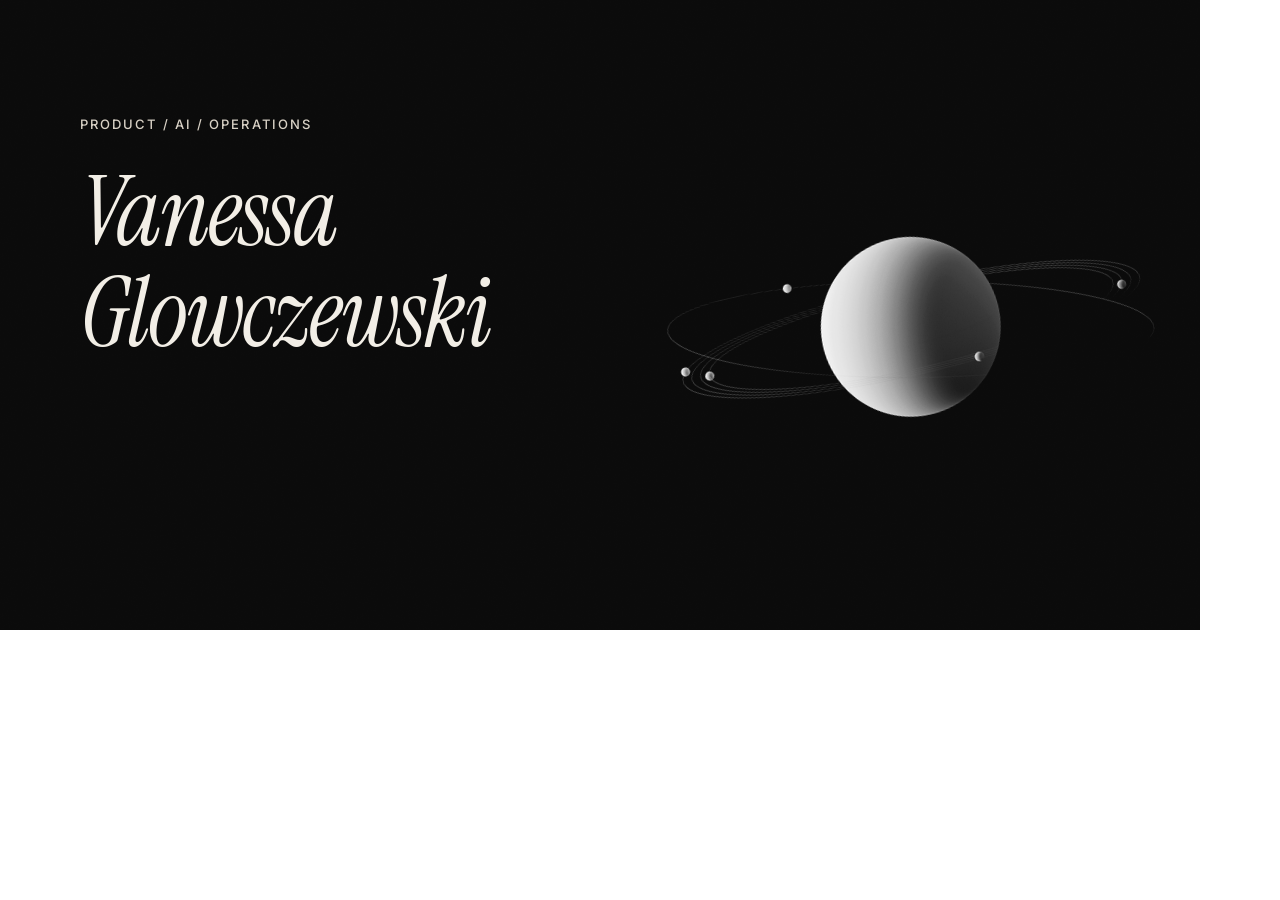
<file: tools/render-frame.html>
<!doctype html>
<html lang="en"><head><meta charset="utf-8"><meta name="robots" content="noindex, nofollow"><title>Local social render frame</title></head>
<body style="margin:0"><iframe title="Social preview source" src="social-preview.html" style="display:block;width:1200px;height:630px;border:0"></iframe></body></html>
</file>
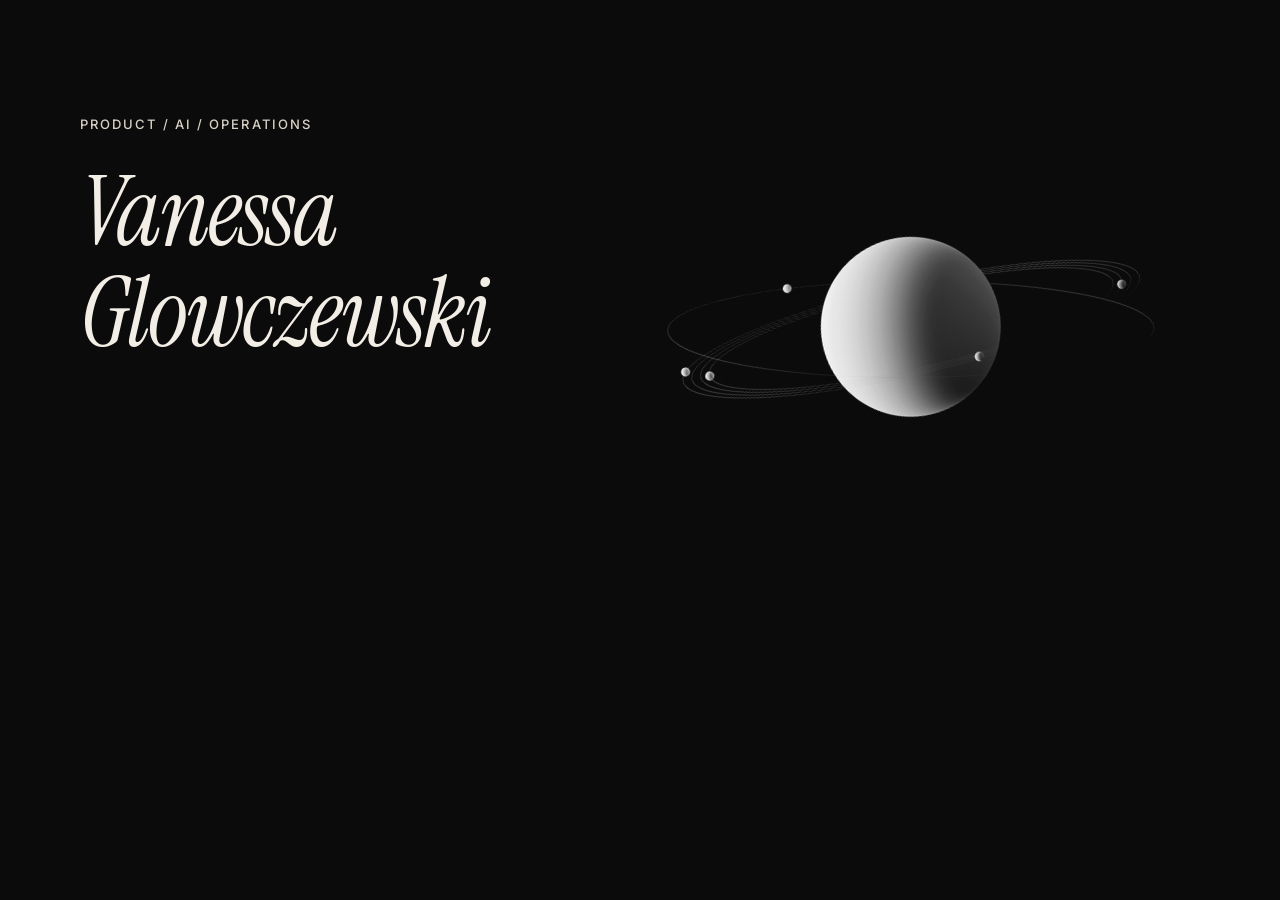
<file: tools/social-preview.html>
<!doctype html>
<html lang="en">
<head>
  <meta charset="utf-8">
  <meta name="robots" content="noindex, nofollow">
  <meta name="viewport" content="width=1200">
  <title>Social preview source</title>
  <link href="https://fonts.googleapis.com/css2?family=Instrument+Serif:ital@0;1&amp;family=Inter:wght@400;500;600&amp;display=swap" rel="stylesheet">
  <link rel="stylesheet" href="../css/styles.css">
  <style>
    html, body { width: 1200px; height: 630px; overflow: hidden; }
    .social-preview { position: relative; width: 1200px; height: 630px; padding: 110px 80px; background: var(--black); }
    .social-preview .label { margin-bottom: 28px; color: var(--beige); font-size: 13px; }
    .social-preview h1 { position: relative; z-index: 1; margin: 0; font-size: 96px; line-height: 1.05; }
    .social-preview img { position: absolute; left: 665px; top: 230px; width: 490px; transform: rotate(-13deg); }
  </style>
</head>
<body><main class="social-preview">
  <p class="label">PRODUCT / AI / OPERATIONS</p>
  <h1>Vanessa<br>Glowczewski</h1>
  <img src="../assets/images/objects/saturn.webp" width="558" height="221" alt="" aria-hidden="true">
</main></body>
</html>
</file>
<file: css/styles.css>
:root {
  /* The complete interface palette. Photos retain their own luminance/color. */
  --black: #0B0B0B;
  --charcoal: #121212;
  --surface: #1A1A1A;
  --line: #2A2A2A;
  --muted: #8C8C8C;
  --warm-gray: #BDB8AE;
  --beige: #D8D1C5;
  --off-white: #F2EEE6;
  --white: #FFFFFF;
  --font-display: "Instrument Serif", Georgia, serif;
  --font-body: "Inter", sans-serif;
  --page-width: 1200px;
  /* Set to 1 for a black-and-white gallery, 0 for color. */
  --gallery-grayscale: 0;
}
* { box-sizing: border-box; }
html { scroll-behavior: smooth; scroll-padding-top: 2rem; }
body { margin: 0; color: var(--off-white); background: var(--black); font: 400 .9375rem/1.8 var(--font-body); -webkit-font-smoothing: antialiased; }
body::after { position: fixed; z-index: 20; inset: 0; background: url("../assets/textures/film-grain.svg"); opacity: .055; mix-blend-mode: soft-light; pointer-events: none; content: ""; }
body, button, a { -webkit-tap-highlight-color: transparent; }
button, a { touch-action: manipulation; }
::selection { background: var(--beige); color: var(--black); }
a { color: var(--off-white); text-decoration-color: var(--warm-gray); text-underline-offset: 5px; text-decoration-thickness: 1px; }
a:hover { color: var(--beige); }
a, button { transition: color .2s ease, background-color .2s ease, transform .25s ease; }
:focus-visible { outline: 2px solid var(--white); outline-offset: 5px; }
button { font: inherit; cursor: pointer; }
button[hidden], [hidden] { display: none !important; }
img, svg { display: block; max-width: 100%; }
img { height: auto; }
h1, h2, h3, p { margin-top: 0; }
h1, h2 { font-family: var(--font-display); font-weight: 400; font-style: italic; line-height: 1.08; letter-spacing: -.02em; }
h1 { font-size: clamp(3rem, 7vw, 5.5rem); }
h2 { font-size: clamp(2.4rem, 4.5vw, 3.8rem); }
h3 { font: 500 1.2rem/1.4 var(--font-body); }
p { margin-bottom: 1.25rem; }
.container { width: min(var(--page-width), calc(100% - 2.5rem)); margin-inline: auto; }
.sr-only { position: absolute; width: 1px; height: 1px; padding: 0; margin: -1px; overflow: hidden; clip-path: inset(50%); white-space: nowrap; border: 0; }
.skip-link { position: fixed; top: -6rem; left: 1rem; z-index: 30; padding: .75rem 1rem; background: var(--off-white); color: var(--black); }
.skip-link:focus { top: 1rem; }
.label, .hero-label, .contact-service { display: inline-block; color: var(--warm-gray); font: 500 .65rem/1.7 var(--font-body); letter-spacing: .16em; text-transform: uppercase; }
.label { margin-bottom: 1rem; }
.text-link { display: inline-flex; align-items: center; gap: .75rem; min-height: 44px; padding-block: .3rem; border-bottom: 1px solid rgb(255 255 255 / 25%); font-size: .78rem; text-decoration: none; }
.arrow { font-family: var(--font-body); font-style: normal; font-weight: 400; }
.button { display: inline-flex; align-items: center; justify-content: center; gap: 1rem; min-height: 46px; padding: .8rem 1.35rem; border: 1px solid var(--off-white); border-radius: 2px; color: var(--off-white); background: transparent; font-size: .76rem; font-weight: 500; text-decoration: none; }
.button:hover { color: var(--black); background: var(--beige); border-color: var(--beige); transform: translateY(-2px); }
.button-primary { color: var(--black); background: var(--off-white); }
.button-subtle { border-color: rgb(255 255 255 / 75%); }
.button-row { display: flex; flex-wrap: wrap; align-items: center; gap: .8rem; }
.site-header { border-bottom: 1px solid var(--line); background: var(--black); }
.header-inner { display: flex; flex-direction: column; align-items: flex-start; justify-content: space-between; gap: .1rem; padding-block: .7rem; }
.wordmark { color: var(--off-white); font: italic 2.3rem/1.1 var(--font-display); letter-spacing: -.07em; text-decoration: none; }
.site-nav { display: flex; width: 100%; justify-content: space-between; align-items: center; gap: .5rem; }
.site-nav a { position: relative; display: inline-flex; align-items: center; min-height: 44px; color: var(--warm-gray); font-size: .65rem; text-decoration: none; }
.site-nav a:hover, .site-nav a[aria-current="page"] { color: var(--white); }
.site-nav a[aria-current="page"]::after { position: absolute; right: 0; bottom: 4px; left: 0; height: 1px; background: var(--off-white); content: ""; }
.hero { position: relative; isolation: isolate; overflow: hidden; }
.hero::before { position: absolute; z-index: -1; inset: 0; background: radial-gradient(ellipse at 65% 45%, transparent 25%, rgb(11 11 11 / 80%) 100%); pointer-events: none; content: ""; }
.hero-inner { display: grid; gap: 1.5rem; padding-block: 3.5rem 2.25rem; }
.hero-copy { position: relative; z-index: 2; min-width: 0; }
.hero-label { margin-bottom: 1.25rem; }
.hero-kicker { margin-bottom: 1.4rem; color: var(--beige); font: italic 1.25rem/1.5 var(--font-display); }
.hero h1 { margin-bottom: 1.5rem; font-size: clamp(2.65rem, 12vw, 6rem); letter-spacing: -.035em; }
.hero-position { max-width: 470px; margin-bottom: .85rem; color: var(--warm-gray); font-size: .9rem; line-height: 1.8; }
.hero .button-row { margin-top: 1.7rem; }
.hero-bottom { display: flex; justify-content: flex-end; margin-top: 1rem; border-top: 1px solid var(--line); padding-top: 1rem; font-size: .61rem; letter-spacing: .12em; text-transform: uppercase; }
.hero-bottom a { display: inline-flex; align-items: center; gap: .8rem; min-height: 44px; color: var(--warm-gray); text-decoration: none; }
.hero-art { position: relative; isolation: isolate; width: min(100%, 300px); aspect-ratio: 1; margin: 0 auto; }
.hero-object { position: absolute; height: auto; pointer-events: none; }
.hero-saturn { z-index: 1; left: 3%; top: 27%; width: 94%; transform: rotate(-13deg); transform-origin: 50.1792% 50%; }
.hero-coffee { z-index: 3; left: 2%; top: 57%; width: 28%; transform: rotate(-8deg); animation: coffee-float 17s ease-in-out infinite; }
.hero-laptop { z-index: 2; left: 59%; top: 58%; width: 38%; transform: rotate(6deg); animation: laptop-float 21s ease-in-out infinite; }
.moon-orbit { position: absolute; z-index: 2; left: 4.17%; top: 33.615%; width: 92%; height: 24%; transform: rotate(-13deg); pointer-events: none; }
.orbiting-moon { position: absolute; width: 9%; aspect-ratio: 1; offset-path: ellipse(50% 50% at 50% 50%); offset-rotate: 0deg; animation: lunar-orbit 30s linear infinite; }
.orbiting-moon img { width: 100%; }
@keyframes coffee-float { 0%, 100% { transform: translateY(0) rotate(-8deg); } 50% { transform: translateY(-3px) rotate(-8deg); } }
@keyframes laptop-float { 0%, 100% { transform: translateY(0) rotate(6deg); } 50% { transform: translateY(3px) rotate(6deg); } }
@keyframes lunar-orbit {
  0% { offset-distance: 0%; opacity: 1; }
  45% { offset-distance: 45%; opacity: 1; }
  50% { offset-distance: 50%; opacity: 0; }
  95% { offset-distance: 95%; opacity: 0; }
  100% { offset-distance: 100%; opacity: 1; }
}
.hero::after, .page-intro::after, .off-clock-section::after, .timeline-section::before, .site-footer::before { position: absolute; left: 0; right: 0; bottom: 0; height: 12px; background: var(--black) url("../assets/textures/film-strip.svg") repeat-x center; pointer-events: none; content: ""; }
.timeline-section::before, .site-footer::before { top: 0; bottom: auto; }
.section-shell { padding-block: 4rem; }
.home-page .section-shell { padding-block: 2.5rem; }
.home-page .section-header { margin-bottom: 1.5rem; }
.projects-blurb { max-width: 70ch; margin-bottom: 0; color: var(--warm-gray); font-size: .9rem; }
.section-rail { display: none; }
.section-header { display: flex; align-items: end; justify-content: space-between; gap: 1.5rem; margin-bottom: 2.3rem; }
.section-header h2 { margin-bottom: .4rem; }
.section-header p { margin-bottom: 0; color: var(--warm-gray); font-size: .82rem; }
.section-icon, .page-heading-icon { display: inline-block; width: 40px; height: 40px; margin: 0 .65rem 0 0; vertical-align: middle; object-fit: contain; filter: grayscale(1); }
.page-heading-icon { display: block; margin-bottom: 1.25rem; }
.projects-grid { display: grid; gap: 1.75rem; }
.project-card { display: flex; flex-direction: column; min-width: 0; margin: 0; padding: .8rem .8rem 1.3rem; border: 1px solid var(--line); background: var(--charcoal); transition: transform .25s ease; }
.project-card:hover, .project-card:focus-within { transform: translateY(-3px); }
.project-thumb, .polaroid-photo, .gallery-photo { position: relative; isolation: isolate; border: 1px solid rgb(255 255 255 / 25%); }
.project-thumb { margin: 0 6px 8px 0; }
.project-thumb::before, .polaroid-photo::before { position: absolute; z-index: -1; inset: 6px -7px -7px 6px; border: 1px solid rgb(255 255 255 / 25%); content: ""; }
.project-thumb::after, .polaroid-photo::after, .gallery-photo::after { position: absolute; z-index: 1; inset: 0; background: url("../assets/textures/film-grain.svg"); opacity: .045; mix-blend-mode: soft-light; pointer-events: none; content: ""; }
.project-thumb > img { width: 100%; aspect-ratio: 10 / 7; object-fit: cover; filter: grayscale(1) contrast(1.05); }
.frame-number { position: absolute; z-index: 2; left: 8px; bottom: 8px; padding: .12rem .4rem; border: 1px solid var(--line); color: var(--beige); background: var(--black); font: 400 .6rem/1.6 var(--font-body); letter-spacing: .12em; pointer-events: none; }
.project-placeholder { display: block; aspect-ratio: 10 / 7; background: var(--surface); }
.project-info { display: flex; flex-direction: column; flex: 1; padding: 1.2rem .4rem 0; }
.project-meta { margin-bottom: .55rem; }
.project-meta .label { margin: 0; font-size: .61rem; }
.project-card h3 { margin-bottom: .65rem; font-size: 1.12rem; }
.project-card h3 a { display: flex; justify-content: space-between; gap: .4rem; color: var(--off-white); text-decoration: none; }
.project-card h3 a:hover { color: var(--beige); }
.project-card p { margin-bottom: 1.25rem; color: var(--warm-gray); font-size: .77rem; line-height: 1.8; }
.tags { display: flex; flex-wrap: wrap; gap: .4rem; margin-top: auto; }
.tag { padding: .2rem .5rem; border: 1px solid var(--line); color: var(--beige); font-size: .58rem; letter-spacing: .06em; line-height: 1.7; }
.about-layout { display: grid; gap: 3rem; }
.about-copy { max-width: 650px; }
.about-copy p { color: var(--warm-gray); font-size: .87rem; }
.about-copy .lead { color: var(--off-white); font-size: 1rem; }
.about-personal { min-width: 0; }
.polaroid { max-width: 300px; margin: 0 auto 2rem; padding: 0 7px 7px 0; }
.polaroid img { width: 100%; aspect-ratio: 6 / 7; object-fit: cover; filter: grayscale(1) contrast(1.05); }
.sticky-note { max-width: 300px; margin: 1.5rem auto 0; padding: 1.5rem; border: 1px solid rgb(255 255 255 / 25%); }
.sticky-note h2, .sticky-note p, .sticky-note small { font-family: var(--font-display); font-weight: 400; font-style: italic; letter-spacing: 0; text-transform: none; }
.sticky-note h2 { margin-bottom: .7rem; font-size: 2rem; }
.sticky-note p { margin-bottom: .7rem; color: var(--beige); font-size: 1.5rem; line-height: 1.35; }
.sticky-note small { color: var(--warm-gray); font-size: 1rem; }
.off-clock-section { position: relative; }
.off-clock-grid { display: grid; gap: 1.25rem; }
.interest-card { min-width: 0; padding: 1.5rem; border: 1px solid var(--line); background: var(--charcoal); transition: transform .25s ease; }
.interest-card:hover { transform: translateY(-3px); }
.interest-number { display: block; margin-bottom: 1rem; color: var(--beige); font: italic 2rem/1 var(--font-display); }
.interest-card h3 { margin-bottom: .8rem; font-size: 1.12rem; }
.interest-card p { margin: 0; color: var(--warm-gray); font-size: .8rem; }
.contact-strip h2 { margin-bottom: 1rem; }
.contact-strip-links { display: flex; flex-wrap: wrap; gap: .8rem 2rem; }
.contact-strip-links a { max-width: 100%; overflow-wrap: anywhere; }
.contact-strip-links [data-contact-value] { min-width: 0; }
.site-footer { position: relative; padding-top: 12px; background: var(--charcoal); }
.footer-main { display: grid; gap: 1.5rem; padding-block: 2.5rem; }
.footer-main p { margin: 0; color: var(--warm-gray); font-size: .76rem; }
.footer-bottom { display: flex; justify-content: space-between; padding-block: 1.25rem; border-top: 1px solid var(--line); color: var(--muted); font-size: .62rem; }
.page-intro { position: relative; padding-block: 3.5rem 3rem; }
.page-intro h1 { margin: .3rem 0 1rem; }
.page-intro p { max-width: 570px; margin-bottom: 0; color: var(--warm-gray); font-size: .9rem; }
.filter-bar { display: flex; flex-wrap: wrap; gap: .5rem; margin-bottom: 1rem; }
.filter-button { min-height: 44px; padding: .45rem 1rem; border: 1px solid rgb(255 255 255 / 25%); color: var(--beige); background: transparent; font-size: .75rem; }
.filter-button:hover { border-color: var(--off-white); }
.filter-button[aria-pressed="true"] { color: var(--black); background: var(--off-white); border-color: var(--off-white); }
.filter-status { margin: 0 0 2rem; color: var(--muted); font-size: .72rem; }
.all-projects { padding-top: 2.8rem; padding-bottom: 5rem; }
.noscript-note, .load-error, .note { padding: 1rem; border: 1px solid var(--line); color: var(--warm-gray); background: var(--charcoal); font-size: .82rem; }
.noscript-note a, .load-error a { display: inline-block; padding-block: .35rem; }
.timeline-section { position: relative; }
.timeline { margin: 0; padding: 0; list-style: none; }
.timeline > li { display: grid; gap: .65rem; position: relative; padding: 0 0 2.5rem 1.5rem; border-left: 1px solid var(--line); }
.timeline > li:last-child { padding-bottom: 0; }
.timeline > li::before { position: absolute; width: 5px; height: 5px; left: -3px; top: .6rem; background: var(--beige); content: ""; }
.timeline .label { margin: 0; justify-self: start; align-self: start; }
.timeline h3 { margin-bottom: .6rem; font-size: 1.08rem; }
.timeline p { max-width: 640px; margin: 0; color: var(--warm-gray); font-size: .84rem; }
.contact-layout { display: grid; gap: 3rem; }
.contact-copy h2 { max-width: 440px; font-size: clamp(2.3rem, 4vw, 3.3rem); }
.contact-copy p { max-width: 450px; color: var(--warm-gray); font-size: .87rem; }
.contact-list { margin: 0; padding: 0; list-style: none; }
.contact-item { border-bottom: 1px solid var(--line); }
.contact-item:first-child { border-top: 1px solid var(--line); }
.contact-item a { display: flex; align-items: center; justify-content: space-between; gap: 1rem; min-height: 76px; padding: 1.2rem .2rem; color: var(--off-white); text-decoration: none; overflow-wrap: anywhere; }
.contact-item a > span:first-child { min-width: 0; }
.contact-item a:hover { color: var(--beige); }
.contact-service { font-size: .64rem; }
.contact-value { display: block; font-size: .8rem; }
.case-container { width: min(760px, calc(100% - 2.5rem)); margin-inline: auto; }
.case-header { padding-block: 3rem 2.5rem; }
.case-header > .label { display: block; }
.back-link { display: inline-flex; align-items: center; gap: .65rem; min-height: 44px; margin-bottom: 2.5rem; color: var(--warm-gray); font-size: .76rem; text-decoration: none; }
.case-header h1 { margin-bottom: 1.2rem; font-size: clamp(2.8rem, 7vw, 4.75rem); overflow-wrap: anywhere; }
.case-summary { max-width: 650px; color: var(--warm-gray); font-size: 1rem; }
.case-facts { display: flex; flex-wrap: wrap; gap: 1rem 3rem; margin-top: 2rem; padding-top: 1.2rem; border-top: 1px solid var(--line); }
.case-facts div { max-width: 100%; }
.case-facts dt { margin-bottom: .3rem; }
.case-facts dd { margin: 0; font-size: .78rem; }
.case-facts .label { margin: 0; }
.case-figure { margin: 0 0 3rem; }
.case-figure img { width: 100%; border: 1px solid rgb(255 255 255 / 25%); filter: grayscale(1) contrast(1.05); }
.case-figure figcaption { padding-top: .8rem; color: var(--beige); font: italic 1.2rem/1.5 var(--font-display); }
.case-gallery { display: grid; grid-template-columns: repeat(auto-fit, minmax(min(100%, 210px), 1fr)); gap: 1.5rem; align-items: start; }
.case-nav { display: flex; flex-wrap: wrap; gap: .2rem 1.2rem; margin-bottom: 2.5rem; padding-bottom: 1.2rem; border-bottom: 1px solid var(--line); }
.case-nav a { display: inline-flex; align-items: center; min-height: 44px; color: var(--warm-gray); font-size: .75rem; }
.case-section { padding-block: .5rem 2rem; }
.case-section .label { margin-bottom: .6rem; }
.case-section h2 { margin-bottom: 1rem; font-size: 2.7rem; }
.case-section p { color: var(--warm-gray); font-size: .9rem; white-space: pre-line; }
.case-links { display: grid; gap: .8rem; margin: 0; padding: 0; list-style: none; }
.case-links .note { margin: 0; }
.case-end { padding-block: 1.5rem 4rem; }
.gallery-section { padding-top: 2.8rem; padding-bottom: 5rem; }
.gallery-grid { display: grid; grid-template-columns: minmax(0, 1fr); gap: 2.5rem 1.5rem; }
.gallery-card { min-width: 0; margin: 0; }
.gallery-photo { display: block; color: inherit; }
.gallery-photo img { width: 100%; aspect-ratio: 4 / 5; object-fit: cover; filter: grayscale(var(--gallery-grayscale)); }
.gallery-caption { margin-top: .8rem; color: var(--beige); font: italic 1.35rem/1.4 var(--font-display); }
@media (min-width: 640px) {
  .container { width: min(var(--page-width), calc(100% - 4rem)); }
  .header-inner { flex-direction: row; align-items: center; gap: 2rem; min-height: 86px; padding-block: 0; }
  .site-nav { width: auto; justify-content: flex-end; gap: clamp(1rem, 2.5vw, 2rem); }
  .site-nav a { font-size: .72rem; }
  .projects-grid, .gallery-grid { grid-template-columns: repeat(2, minmax(0, 1fr)); }
  .about-layout { grid-template-columns: 1.4fr 1fr; align-items: start; }
  .timeline > li { grid-template-columns: 145px 1fr; gap: 2rem; }
  .contact-layout { grid-template-columns: 1fr 1fr; gap: 3rem; }
}
@media (min-width: 1000px) {
  .container { width: min(var(--page-width), calc(100% - 7rem)); }
  .hero-inner { grid-template-columns: minmax(0, 1.2fr) minmax(0, 1fr); align-items: center; gap: 1rem 2rem; padding-block: 5rem 2rem; }
  .hero h1 { font-size: clamp(4.5rem, 7.5vw, 7.2rem); }
  .hero-art { width: 100%; max-width: 500px; }
  .hero-bottom { grid-column: 1 / -1; margin-top: 2.5rem; }
  .section-shell { display: grid; grid-template-columns: 34px minmax(0, 1fr); gap: 2.5rem; padding-block: 5rem; }
  .home-page .section-shell { padding-block: 3rem; }
  .section-rail { display: block; position: relative; }
  .section-rail .label { position: absolute; top: 10rem; left: 0; width: max-content; margin: 0; color: var(--muted); transform: rotate(-90deg); transform-origin: 0 0; font-size: .6rem; }
  .gallery-grid { grid-template-columns: repeat(3, minmax(0, 1fr)); }
  .off-clock-grid { grid-template-columns: repeat(3, minmax(0, 1fr)); }
  .page-intro { padding-block: 4.5rem 4rem; }
  .page-intro .container { padding-left: calc(34px + 2.5rem); }
  .all-projects { display: grid; grid-template-columns: 34px minmax(0, 1fr); gap: 2.5rem; }
  .about-layout { gap: 4rem; }
}
@media (prefers-reduced-motion: reduce) {
  html { scroll-behavior: auto; }
  *, *::before, *::after { transition: none !important; animation: none !important; }
  .button:hover, .project-card:hover, .project-card:focus-within, .interest-card:hover { transform: none; }
  .orbiting-moon { offset-distance: 18%; opacity: 1; }
}
</file>
